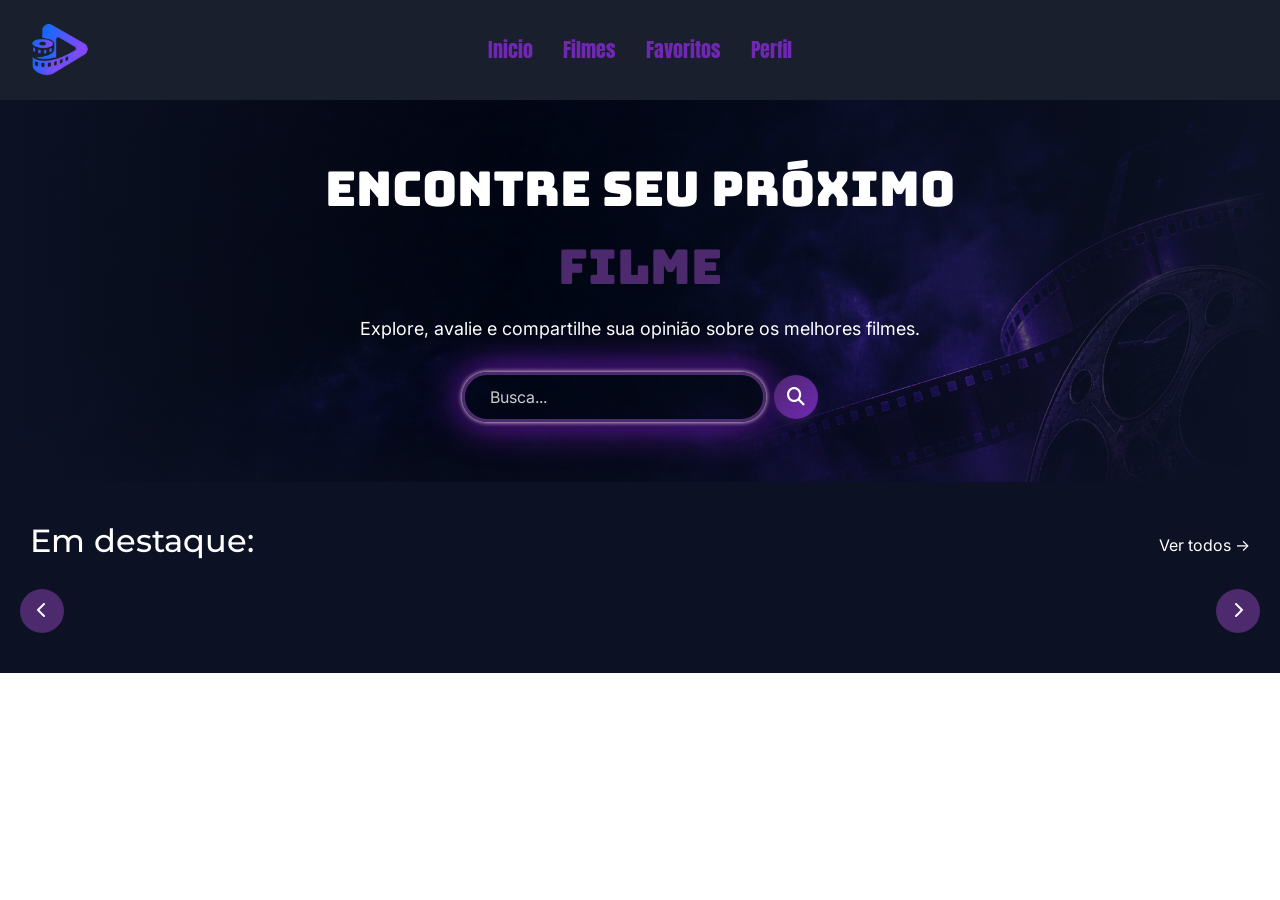
<file: index.html>
<!DOCTYPE html>
<html lang="pt-BR">
<head>
    <meta charset="UTF-8">
    <meta http-equiv="refresh" content="0; url=/pg_1/">
    <title>Movie Watch</title>
</head>
<body>
    <p>Redirecionando para Movie Watch...</p>
</body>
</html>
</file>
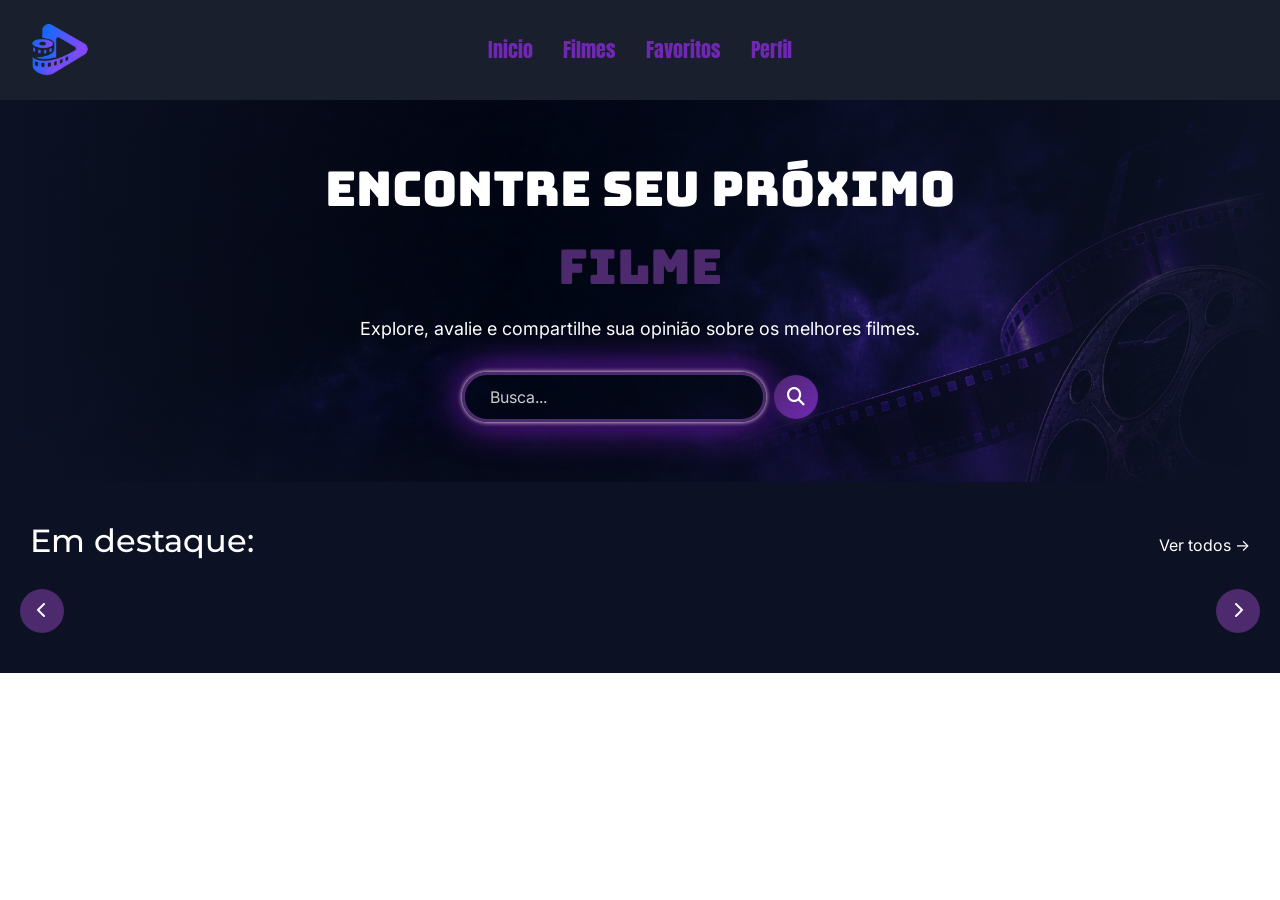
<file: pg_1/index.html>
<!-- ALTERADO: adicionei <!DOCTYPE html> para o navegador interpretar a página corretamente. -->
<!DOCTYPE html>
<html lang="pt-BR">

<head>
    <title>MOVIE WATCH - pg1</title>
    <meta charset="UTF-8">
    <meta name="viewport" content="width=device-width, initial-scale=1.0">
    <link rel="stylesheet" href="index.css">
    <!-- ALTERADO: adicionei https: no começo deste link, que estava só com // -->
    <link rel="stylesheet" href="https://cdnjs.cloudflare.com/ajax/libs/font-awesome/6.5.2/css/all.min.css">
    <link href="https://cdn.jsdelivr.net/npm/bootstrap@5.3.8/dist/css/bootstrap.min.css" rel="stylesheet">
    <!-- ALTERADO: faltava o ">" no fim desta linha. Ela estava "engolindo" o </head>. -->
    <link rel="stylesheet" href="https://cdn.jsdelivr.net/npm/bootstrap-icons@1.11.3/font/bootstrap-icons.min.css">
</head>

<body>
    <div id="cabeçalho">
        <nav>
            <a href="index.html">Inicio</a>
            <a href="../pg_2/pg2.html">Filmes</a>
            <!-- ALTERADO: "Favritos" corrigido para "Favoritos" -->
            <a href="../pg_3/pg3.html">Favoritos</a>
            <a href="../pg_4/pg4.html">Perfil</a>
        </nav>
        <img src="logo.png" alt="logo_topo">
    </div>

    <div id="busca_e_frase">
        <div class="container">
            <h1 id="clara_h1">ENCONTRE SEU PRÓXIMO</h1>
            <h1 id="roxa_h1"> FILME </h1>
            <p id="P">Explore, avalie e compartilhe sua opinião sobre os melhores filmes.</p>
            <form class="campo-busca">
                <input type="text" placeholder="Busca..." class="busca_pg1">
                <button type="submit">
                    <i class="fa-solid fa-magnifying-glass"></i>
                </button>
            </form>
        </div>
    </div>

    <div class="corpo">
        <section id="FILMES_EM_DESTAQUE">
            <div id="destaque">
                <h2> Em destaque:</h2>
                <a id="a_ver_todos" href="../pg_2/pg2.html">Ver todos →</a>

            </div>
        </section>

        <!-- CARROSEL -->
        <div id="CARROSEL">

            <!-- ALTERADO: adicionei type="button" para o botão não tentar enviar formulário -->
            <button id="bntAnterior" type="button">
                <i class="fa-solid fa-chevron-left"></i>
            </button>

            <!-- nessa div é onde o JS insere os filmes -->
            <!-- ALTERADO: tirei o <script> que estava aqui dentro. Ele rodava antes
                 dos botões existirem e causava o erro. -->
            <div id="filme"></div>

            <button id="bntProximo" type="button">
                <i class="fa-solid fa-chevron-right"></i>
            </button>

        </div>

    </div>

    <!-- ALTERADO: o <script> agora fica AQUI, no final do body, depois de todos os
         elementos (botões, div#filme, formulário) já existirem na página. -->
    <script src="pg1.js"></script>
</body>

</html>
</file>
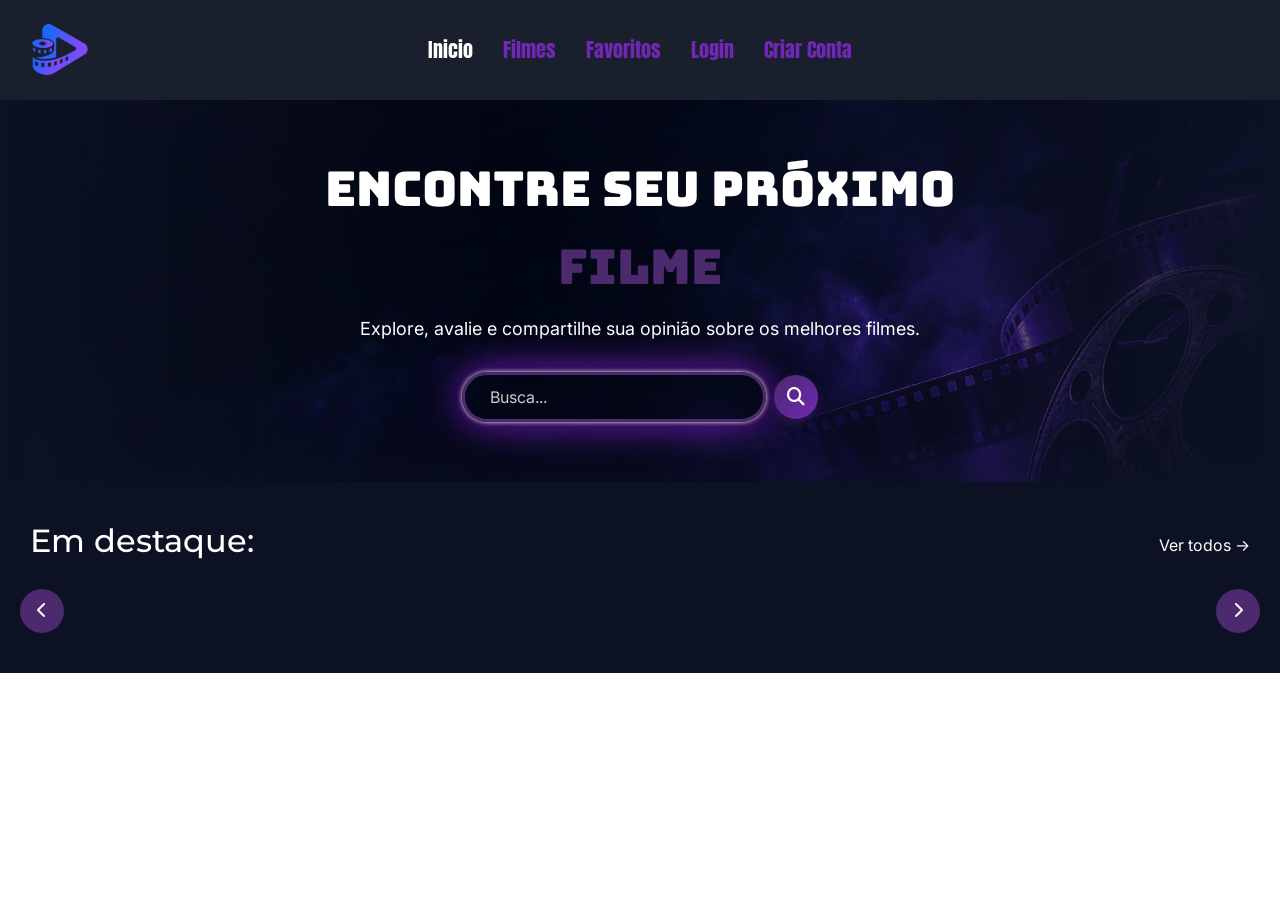
<file: front/pg_1/index.html>
<!-- ALTERADO: adicionei <!DOCTYPE html> para o navegador interpretar a página corretamente. -->
<!DOCTYPE html>
<html lang="pt-BR">

<head>
    <title>MOVIE WATCH - pg1</title>
    <meta charset="UTF-8">
    <meta name="viewport" content="width=device-width, initial-scale=1.0">
    <link rel="stylesheet" href="index.css">
    <link rel="stylesheet" href="https://cdnjs.cloudflare.com/ajax/libs/font-awesome/6.5.2/css/all.min.css">
    <link href="https://cdn.jsdelivr.net/npm/bootstrap@5.3.8/dist/css/bootstrap.min.css" rel="stylesheet">
    <link rel="stylesheet" href="https://cdn.jsdelivr.net/npm/bootstrap-icons@1.11.3/font/bootstrap-icons.min.css">
</head>

<body>
    <div id="cabeçalho">
        <nav>
            <a href="index.html" id="nav_inicio" class="ativo">Inicio</a>
            <a href="../pg_2/pg2.html" id="nav_filmes">Filmes</a>
            <a href="../pg_3/pg3.html" id="nav_favoritos">Favoritos</a>
            <a href="../pg_4/pg4.html" id="nav_perfil">Perfil</a>
            <a href="../pg_6/login.html" id="nav_login">Login</a>
            <a href="../pg_5/cadastro.html" id="nav_cadastro">Criar Conta</a>
            <a href="#" id="nav_sair">Sair</a>
        </nav>
        <img src="logo.png" alt="logo_topo">
    </div>

    <div id="busca_e_frase">
        <div class="container">
            <h1 id="clara_h1">ENCONTRE SEU PRÓXIMO</h1>
            <h1 id="roxa_h1"> FILME </h1>
            <p id="P">Explore, avalie e compartilhe sua opinião sobre os melhores filmes.</p>
            <form class="campo-busca">
                <input type="text" placeholder="Busca..." class="busca_pg1">
                <button type="submit">
                    <i class="fa-solid fa-magnifying-glass"></i>
                </button>
            </form>
        </div>
    </div>

    <div class="corpo">
        <section id="FILMES_EM_DESTAQUE">
            <div id="destaque">
                <h2> Em destaque:</h2>
                <a id="a_ver_todos" href="../pg_2/pg2.html">Ver todos →</a>

            </div>
        </section>

        <!-- CARROSEL -->
        <div id="CARROSEL">

            <!-- ALTERADO: adicionei type="button" para o botão não tentar enviar formulário -->
            <button id="bntAnterior" type="button">
                <i class="fa-solid fa-chevron-left"></i>
            </button>

            <!-- nessa div é onde o JS insere os filmes -->
            <!-- ALTERADO: tirei o <script> que estava aqui dentro. Ele rodava antes
                 dos botões existirem e causava o erro. -->
            <div id="filme"></div>

            <button id="bntProximo" type="button">
                <i class="fa-solid fa-chevron-right"></i>
            </button>

        </div>

    </div>

    <!-- ALTERADO: o <script> agora fica AQUI, no final do body, depois de todos os
         elementos (botões, div#filme, formulário) já existirem na página. -->
    <script src="../_shared/auth.js"></script>
    <script>
        atualizarMenu();
    </script>
    <script src="pg1.js"></script>
</body>

</html>
</file>
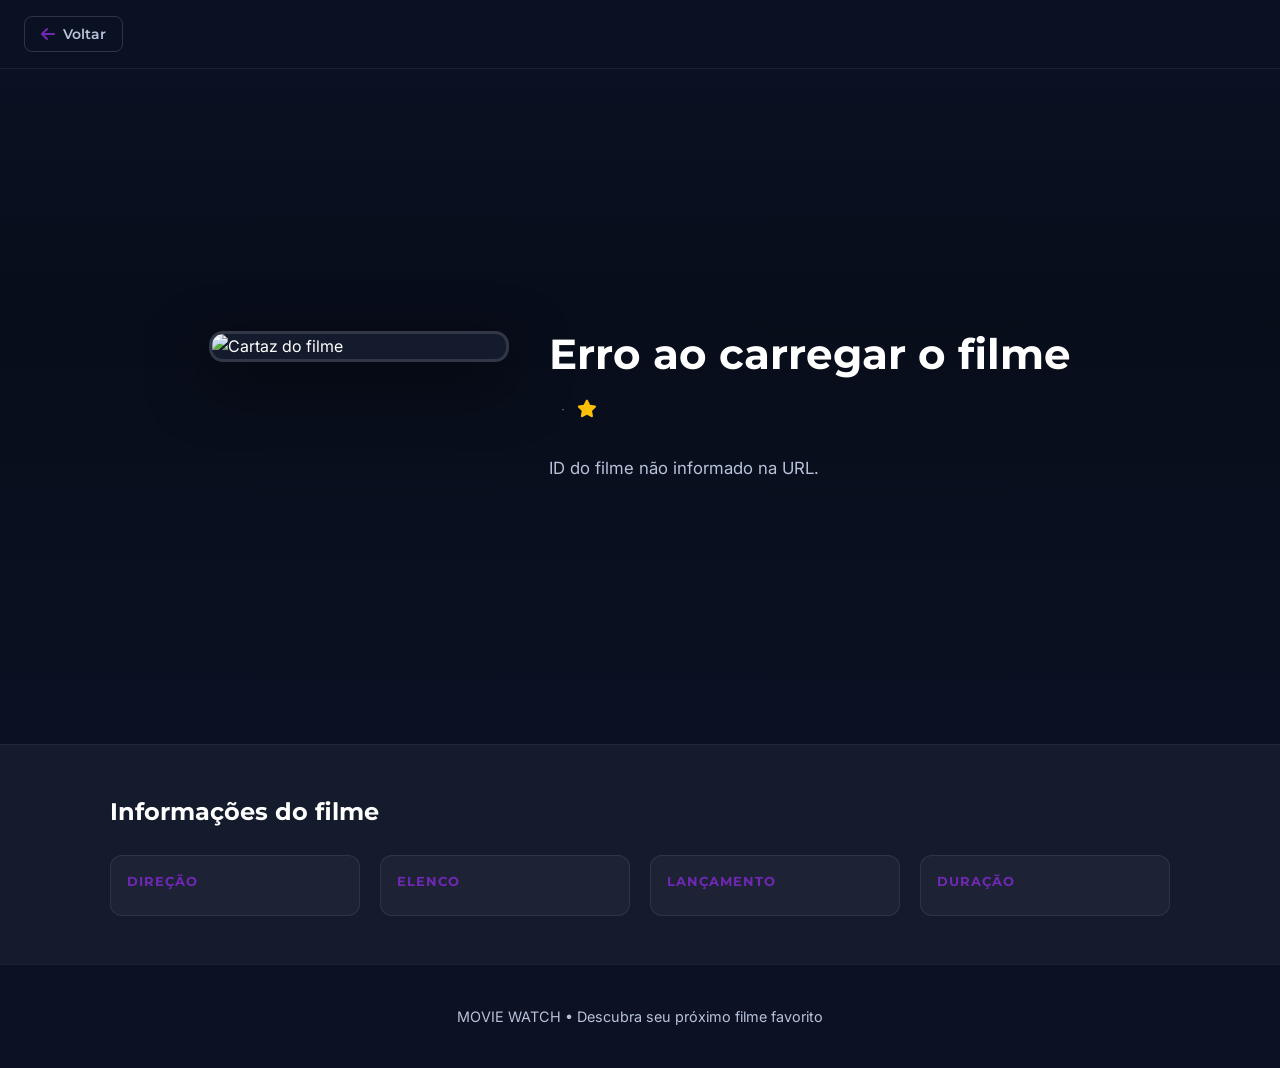
<file: descrição_filme/descrição.html>
<!DOCTYPE html>
<html lang="pt-BR">

<head>
    <title>MOVIE WATCH - Descrição</title>
    <meta charset="UTF-8">
    <meta name="viewport" content="width=device-width, initial-scale=1.0">
    <link rel="stylesheet" href="descricao.css">
    <link rel="stylesheet" href="https://cdnjs.cloudflare.com/ajax/libs/font-awesome/6.5.2/css/all.min.css">
</head>

<body>
    <header class="cabecalho">
        <button class="btn-voltar" onclick="window.history.back()">
            <i class="fa-solid fa-arrow-left"></i> Voltar
        </button>
    </header>

    <section class="banner" id="banner">
        <div class="overlay"></div>
        <div class="banner-conteudo">
            <div class="banner-esquerda">
                <img id="poster_filme" class="poster-banner" alt="Cartaz do filme">
            </div>
            <div class="banner-direita">
                <h1 id="nome_filme" class="titulo-filme"></h1>
                <div class="linha-info">
                    <span id="ano_filme" class="ano-filme"></span>
                    <span class="separador">·</span>
                    <span class="nota-filme" id="nota_filme">
                        <i class="fa-solid fa-star"></i>
                        <span class="valor-nota"></span>
                    </span>
                </div>
                <div id="generos_filme" class="generos-container"></div>
                <p id="sinopse_filme" class="sinopse"></p>
            </div>
        </div>
    </section>

    <section class="info-adicional" id="info_adicional">
        <div class="container">
            <h2>Informações do filme</h2>
            <div class="info-grid">
                <div class="info-item">
                    <span class="label">Direção</span>
                    <span class="valor" id="diretor_filme"></span>
                </div>
                <div class="info-item">
                    <span class="label">Elenco</span>
                    <span class="valor" id="elenco_filme"></span>
                </div>
                <div class="info-item">
                    <span class="label">Lançamento</span>
                    <span class="valor" id="released_filme"></span>
                </div>
                <div class="info-item">
                    <span class="label">Duração</span>
                    <span class="valor" id="runtime_filme"></span>
                </div>
            </div>
        </div>
    </section>

    <footer class="rodape">
        MOVIE WATCH &bull; Descubra seu próximo filme favorito
    </footer>

    <script src="descricao.js"></script>
</body>

</html>
</file>
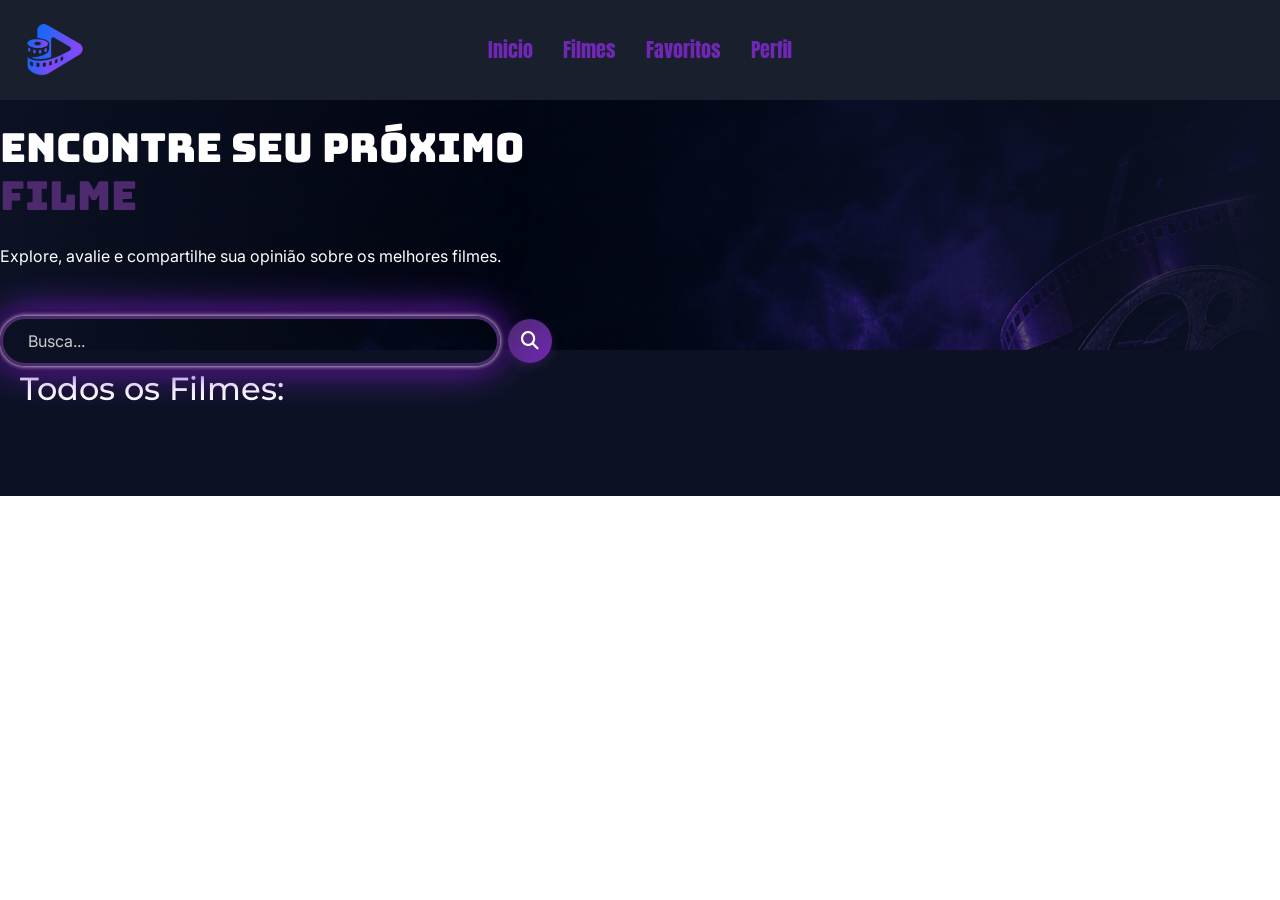
<file: pg_2/pg2.html>
<!DOCTYPE html>
<html lang="pt-BR">

<head>
    <title>MOVIE WATCH - Ver Todos</title>
    <meta charset="UTF-8">
    <meta name="viewport" content="width=device-width, initial-scale=1.0">
    <link rel="stylesheet" href="pg2.css">
    <link rel="stylesheet" href="https://cdnjs.cloudflare.com/ajax/libs/font-awesome/6.5.2/css/all.min.css">
    <link href="https://cdn.jsdelivr.net/npm/bootstrap@5.3.8/dist/css/bootstrap.min.css" rel="stylesheet">
    <link rel="stylesheet" href="https://cdn.jsdelivr.net/npm/bootstrap-icons@1.11.3/font/bootstrap-icons.min.css">
</head>

<body>
    <div id="cabeçalho">
        <nav>
            <a href="../pg_1/index.html">Inicio</a>
            <a href="pg2.html">Filmes</a>
            <a href="../pg_3/pg3.html">Favoritos</a>
            <a href="../pg_4/pg4.html">Perfil</a>
        </nav>
        <img src="../pg_1/logo.png" alt="logo_topo">
    </div>

    <div id="busca_e_frase">
        <br>
        <h1 id="clara_h1">ENCONTRE SEU PRÓXIMO</h1>
        <h1 id="roxa_h1"> FILME </h1>
        <br>
        <p id="P">Explore, avalie e compartilhe sua opinião sobre os melhores filmes.</p>
        <br>
        <br>

        <form class="campo-busca">
            <input type="text" placeholder="Busca..." class="busca_pg1">
            <button type="submit">
                <i class="fa-solid fa-magnifying-glass"></i>
            </button>
        </form>
    </div>

    <div class="corpo">
        <section id="FILMES_EM_DESTAQUE">
            <div id="destaque">
                <h2>Todos os Filmes:</h2>
            </div>
        </section>

        <div id="TODOS_OS_FILMES">
            <div id="todos_filmes"></div>
        </div>

    </div>

    <script>
        let filmes = [];

        const areaFilmes = document.getElementById("todos_filmes");

        function mostrarTodosFilmes() {
            areaFilmes.innerHTML = "";

            filmes.forEach(filme => {
                areaFilmes.innerHTML += `
                    <div>
                        <a href="../descrição_filme/descrição.html?id=${filme.imdb_id}"> 
                            <h2>${filme.name}</h2>
                            <img src="${filme.poster}" alt="${filme.name}">
                        </a>
                    </div>
                `;
            });
        }

        fetch("https://cinemeta-catalogs.strem.io/top/catalog/movie/top.json")
            .then(resposta => resposta.json())
            .then(dados => {
                filmes = dados.metas;
                mostrarTodosFilmes();
                console.log(filmes);
            })
            .catch(erro => console.error("Erro ao carregar filmes:", erro));

        const formulario = document.querySelector(".campo-busca");

        formulario.addEventListener("submit", function (evento) {
            evento.preventDefault();

            const pesquisa = formulario.querySelector("input").value.trim();

            if (pesquisa === "") {
                fetch("https://cinemeta-catalogs.strem.io/top/catalog/movie/top.json")
                    .then(resposta => resposta.json())
                    .then(dados => {
                        filmes = dados.metas;
                        mostrarTodosFilmes();
                    })
                    .catch(erro => console.error("Erro ao recarregar filmes:", erro));
                return;
            }

            fetch(`https://v3-cinemeta.strem.io/catalog/movie/top/search=${encodeURIComponent(pesquisa)}.json`)
                .then(resposta => resposta.json())
                .then(dados => {
                    filmes = dados.metas;
                    mostrarTodosFilmes();
                })
                .catch(erro => console.error("Erro na pesquisa:", erro));
        });
    </script>
</body>

</html>
</file>
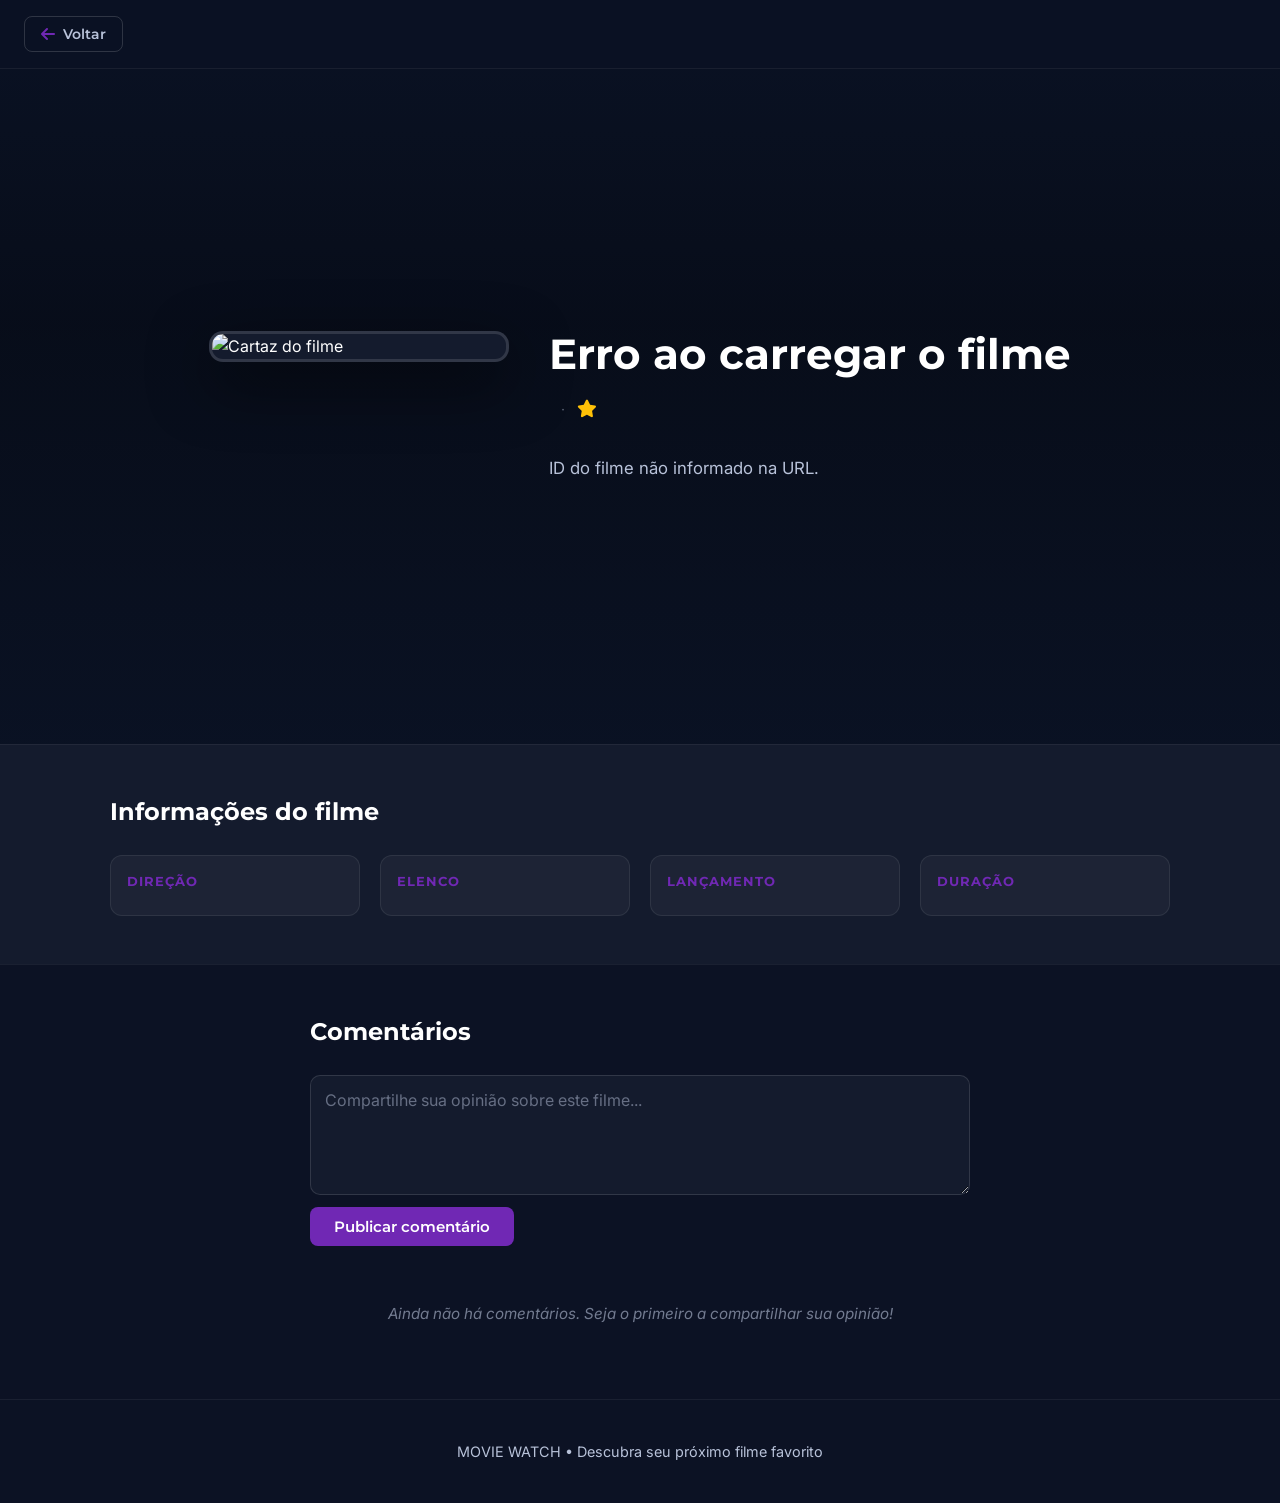
<file: front/descrição_filme/descrição.html>
<!DOCTYPE html>
<html lang="pt-BR">

<head>
    <title>MOVIE WATCH - Descrição</title>
    <meta charset="UTF-8">
    <meta name="viewport" content="width=device-width, initial-scale=1.0">
    <link rel="stylesheet" href="descricao.css">
    <link rel="stylesheet" href="https://cdnjs.cloudflare.com/ajax/libs/font-awesome/6.5.2/css/all.min.css">
</head>

<body>
    <header class="cabecalho">
        <button class="btn-voltar" onclick="window.history.back()">
            <i class="fa-solid fa-arrow-left"></i> Voltar
        </button>
    </header>

    <section class="banner" id="banner">
        <div class="overlay"></div>
        <div class="banner-conteudo">
            <div class="banner-esquerda">
                <img id="poster_filme" class="poster-banner" alt="Cartaz do filme">
            </div>
            <div class="banner-direita">
                <h1 id="nome_filme" class="titulo-filme"></h1>
                <div class="linha-info">
                    <span id="ano_filme" class="ano-filme"></span>
                    <span class="separador">·</span>
                    <span class="nota-filme" id="nota_filme">
                        <i class="fa-solid fa-star"></i>
                        <span class="valor-nota"></span>
                    </span>
                </div>
                <div id="generos_filme" class="generos-container"></div>
                <p id="sinopse_filme" class="sinopse"></p>
            </div>
        </div>
    </section>

    <section class="info-adicional" id="info_adicional">
        <div class="container">
            <h2>Informações do filme</h2>
            <div class="info-grid">
                <div class="info-item">
                    <span class="label">Direção</span>
                    <span class="valor" id="diretor_filme"></span>
                </div>
                <div class="info-item">
                    <span class="label">Elenco</span>
                    <div id="elenco_avatares" class="elenco-avatars"></div>
                </div>
                <div class="info-item">
                    <span class="label">Lançamento</span>
                    <span class="valor" id="released_filme"></span>
                </div>
                <div class="info-item">
                    <span class="label">Duração</span>
                    <span class="valor" id="runtime_filme"></span>
                </div>
            </div>
        </div>
    </section>

    <section class="comentarios" id="comentarios">
        <div class="container">
            <h2>Comentários</h2>
            <div class="comentarios-escrita">
                <textarea id="comentario_texto" placeholder="Compartilhe sua opinião sobre este filme..."></textarea>
                <button class="btn-publicar" id="btn_publicar">Publicar comentário</button>
            </div>
            <div class="comentarios-lista" id="comentarios_lista">
                <p class="comentarios-vazio">Ainda não há comentários. Seja o primeiro a compartilhar sua opinião!</p>
            </div>
        </div>
    </section>

    <footer class="rodape">
        MOVIE WATCH &bull; Descubra seu próximo filme favorito
    </footer>

    <script src="descricao.js"></script>
</body>

</html>
</file>
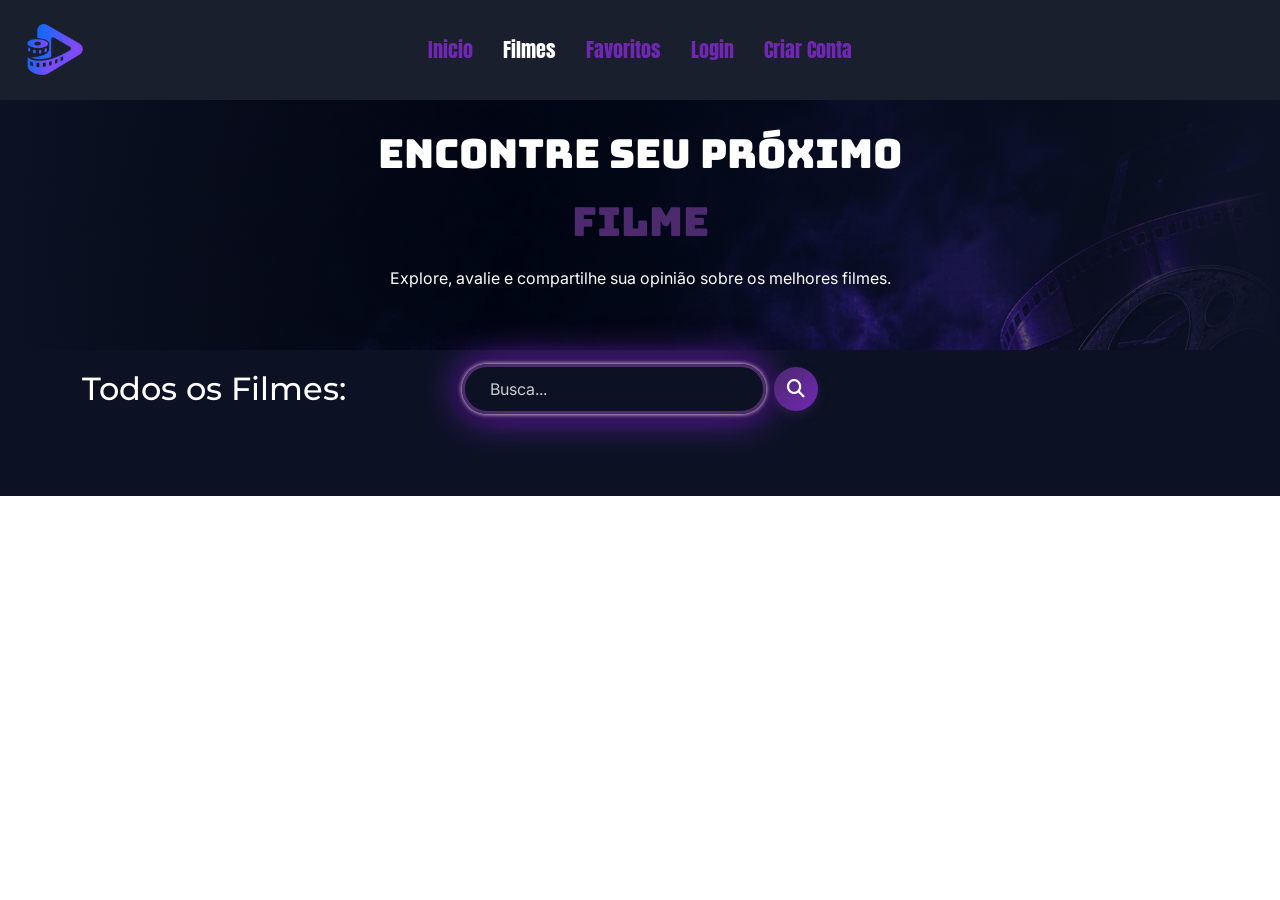
<file: front/pg_2/pg2.html>
<!DOCTYPE html>
<html lang="pt-BR">

<head>
    <title>MOVIE WATCH - Ver Todos</title>
    <meta charset="UTF-8">
    <meta name="viewport" content="width=device-width, initial-scale=1.0">
    <link rel="stylesheet" href="pg2.css">
    <link rel="stylesheet" href="https://cdnjs.cloudflare.com/ajax/libs/font-awesome/6.5.2/css/all.min.css">
    <link href="https://cdn.jsdelivr.net/npm/bootstrap@5.3.8/dist/css/bootstrap.min.css" rel="stylesheet">
    <link rel="stylesheet" href="https://cdn.jsdelivr.net/npm/bootstrap-icons@1.11.3/font/bootstrap-icons.min.css">
</head>

<body>
    <div id="cabeçalho">
        <nav>
            <a href="../pg_1/index.html" id="nav_inicio">Inicio</a>
            <a href="pg2.html" id="nav_filmes" class="ativo">Filmes</a>
            <a href="../pg_3/pg3.html" id="nav_favoritos">Favoritos</a>
            <a href="../pg_4/pg4.html" id="nav_perfil">Perfil</a>
            <a href="../pg_6/login.html" id="nav_login">Login</a>
            <a href="../pg_5/cadastro.html" id="nav_cadastro">Criar Conta</a>
            <a href="#" id="nav_sair">Sair</a>
        </nav>
        <img src="../pg_1/logo.png" alt="logo_topo">
    </div>

    <div id="busca_e_frase">
        <div class="container">
            <h1 id="clara_h1">ENCONTRE SEU PRÓXIMO</h1>
            <h1 id="roxa_h1"> FILME </h1>
            <p id="P">Explore, avalie e compartilhe sua opinião sobre os melhores filmes.</p>
            <br>
            <form class="campo-busca">
                <input type="text" placeholder="Busca..." class="busca_pg1">
                <button type="submit">
                    <i class="fa-solid fa-magnifying-glass"></i>
                </button>
            </form>
        </div>
    </div>

    <div class="corpo">
        <section id="FILMES_EM_DESTAQUE">
            <div id="destaque">
                <div class="container">
                    <h2>Todos os Filmes:</h2>
                </div>
            </div>
        </section>

        <div id="TODOS_OS_FILMES">
            <div id="todos_filmes"></div>
        </div>

        <div id="sem_resultados" class="sem-resultados" style="display: none;">
            <p>Nenhum filme encontrado.</p>
        </div>
    </div>

    <script src="../_shared/auth.js"></script>
    <script>
        atualizarMenu();
    </script>
    <script>
        let filmes = [];

        const areaFilmes = document.getElementById("todos_filmes");
        const semResultados = document.getElementById("sem_resultados");

        function renderizar(filmesParaMostrar) {
            areaFilmes.innerHTML = "";

            if (!filmesParaMostrar || filmesParaMostrar.length === 0) {
                semResultados.style.display = "block";
                return;
            }

            semResultados.style.display = "none";

            filmesParaMostrar.forEach(filme => {
                areaFilmes.innerHTML += `
                    <div>
                        <a href="../descrição_filme/descrição.html?id=${filme.imdb_id}"> 
                            <h2>${filme.name}</h2>
                            <img src="${filme.poster}" alt="${filme.name}">
                        </a>
                    </div>
                `;
            });
        }

        fetch("https://cinemeta-catalogs.strem.io/top/catalog/movie/top.json")
            .then(resposta => resposta.json())
            .then(dados => {
                filmes = dados.metas;
                renderizar(filmes);
                console.log(filmes);
            })
            .catch(erro => console.error("Erro ao carregar filmes:", erro));

        const formulario = document.querySelector(".campo-busca");

        formulario.addEventListener("submit", function (evento) {
            evento.preventDefault();

            const pesquisa = formulario.querySelector("input").value.trim();

            if (pesquisa === "") {
                fetch("https://cinemeta-catalogs.strem.io/top/catalog/movie/top.json")
                    .then(resposta => resposta.json())
                    .then(dados => {
                        filmes = dados.metas;
                        renderizar(filmes);
                    })
                    .catch(erro => console.error("Erro ao recarregar filmes:", erro));
                return;
            }

            fetch(`https://v3-cinemeta.strem.io/catalog/movie/top/search=${encodeURIComponent(pesquisa)}.json`)
                .then(resposta => resposta.json())
                .then(dados => {
                    renderizar(dados.metas);
                })
                .catch(erro => console.error("Erro na pesquisa:", erro));
        });
    </script>
</body>

</html>
</file>
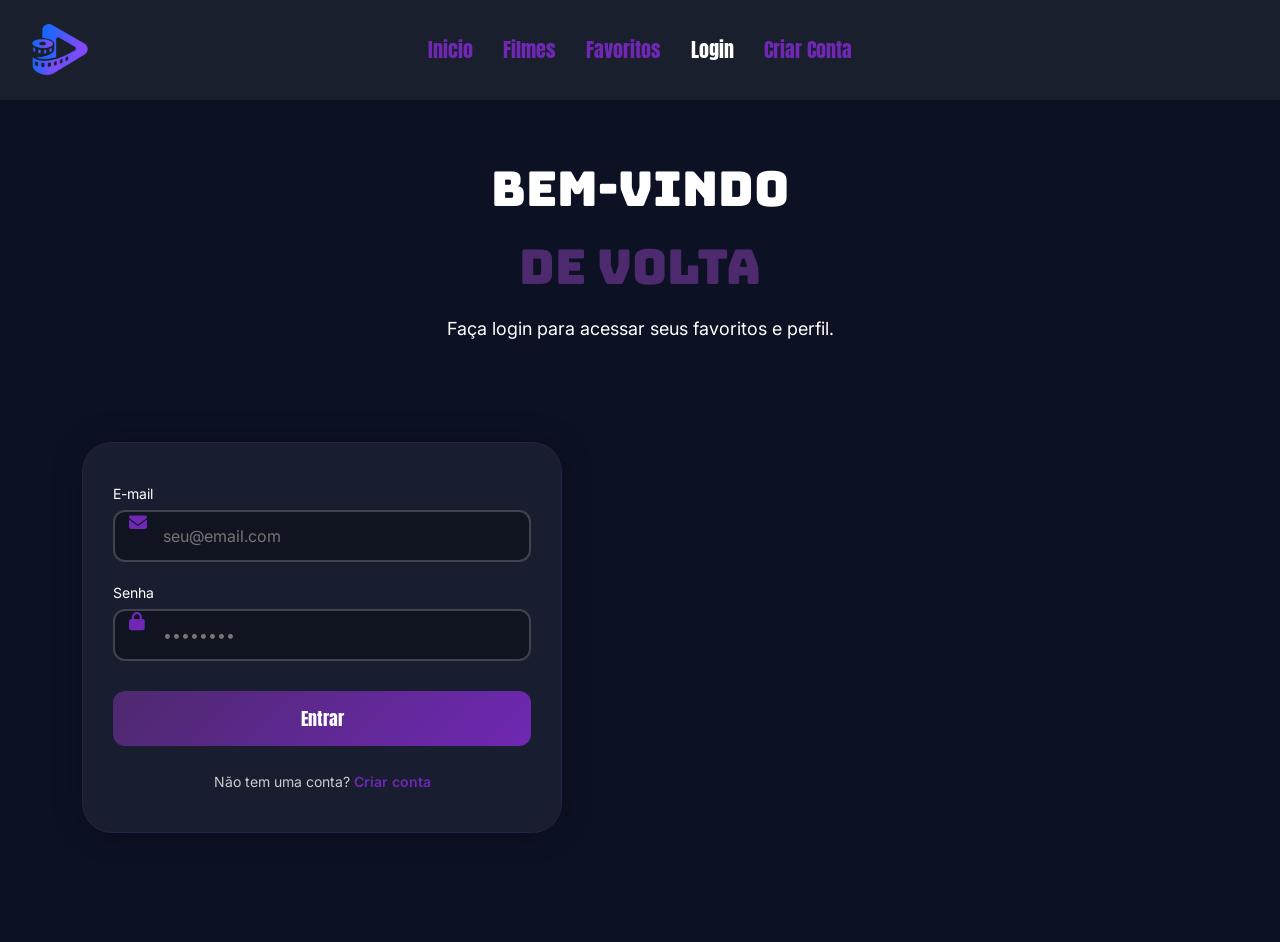
<file: front/pg_3/pg3.html>
<!DOCTYPE html>
<html lang="pt-BR">

<head>
    <title>MOVIE WATCH - Favoritos</title>
    <meta charset="UTF-8">
    <meta name="viewport" content="width=device-width, initial-scale=1.0">
    <link rel="stylesheet" href="pg3.css">
    <link rel="stylesheet" href="https://cdnjs.cloudflare.com/ajax/libs/font-awesome/6.5.2/css/all.min.css">
    <link href="https://cdn.jsdelivr.net/npm/bootstrap@5.3.8/dist/css/bootstrap.min.css" rel="stylesheet">
    <link rel="stylesheet" href="https://cdn.jsdelivr.net/npm/bootstrap-icons@1.11.3/font/bootstrap-icons.min.css">
</head>

<body>
    <div id="cabeçalho">
        <nav>
            <a href="../pg_1/index.html" id="nav_inicio">Inicio</a>
            <a href="../pg_2/pg2.html" id="nav_filmes">Filmes</a>
            <a href="pg3.html" id="nav_favoritos" class="ativo">Favoritos</a>
            <a href="../pg_4/pg4.html" id="nav_perfil">Perfil</a>
            <a href="../pg_6/login.html" id="nav_login">Login</a>
            <a href="../pg_5/cadastro.html" id="nav_cadastro">Criar Conta</a>
            <a href="#" id="nav_sair">Sair</a>
        </nav>
        <img src="../pg_1/logo.png" alt="logo_topo">
    </div>

    <div id="busca_e_frase">
        <div class="container">
            <h1 id="clara_h1">MEUS</h1>
            <h1 id="roxa_h1"> FAVORITOS </h1>
            <p id="P">Seus filmes favoritados ficam aqui.</p>
        </div>
    </div>

    <div class="corpo">
        <div class="container">
            <div id="favoritos_vazio" class="vazio">
                <p>Você ainda não tem filmes favoritados.</p>
                <a href="../pg_2/pg2.html"><i class="fa-solid fa-film"></i> Explorar filmes</a>
            </div>

            <div id="lista_favoritos" class="filmes-grid">
                <!-- Os filmes favoritos serão inseridos aqui pelo JavaScript -->
            </div>
        </div>
    </div>

    <script src="../_shared/auth.js"></script>
    <script>
        atualizarMenu();
    </script>
    <script src="pg3.js"></script>
</body>

</html>
</file>
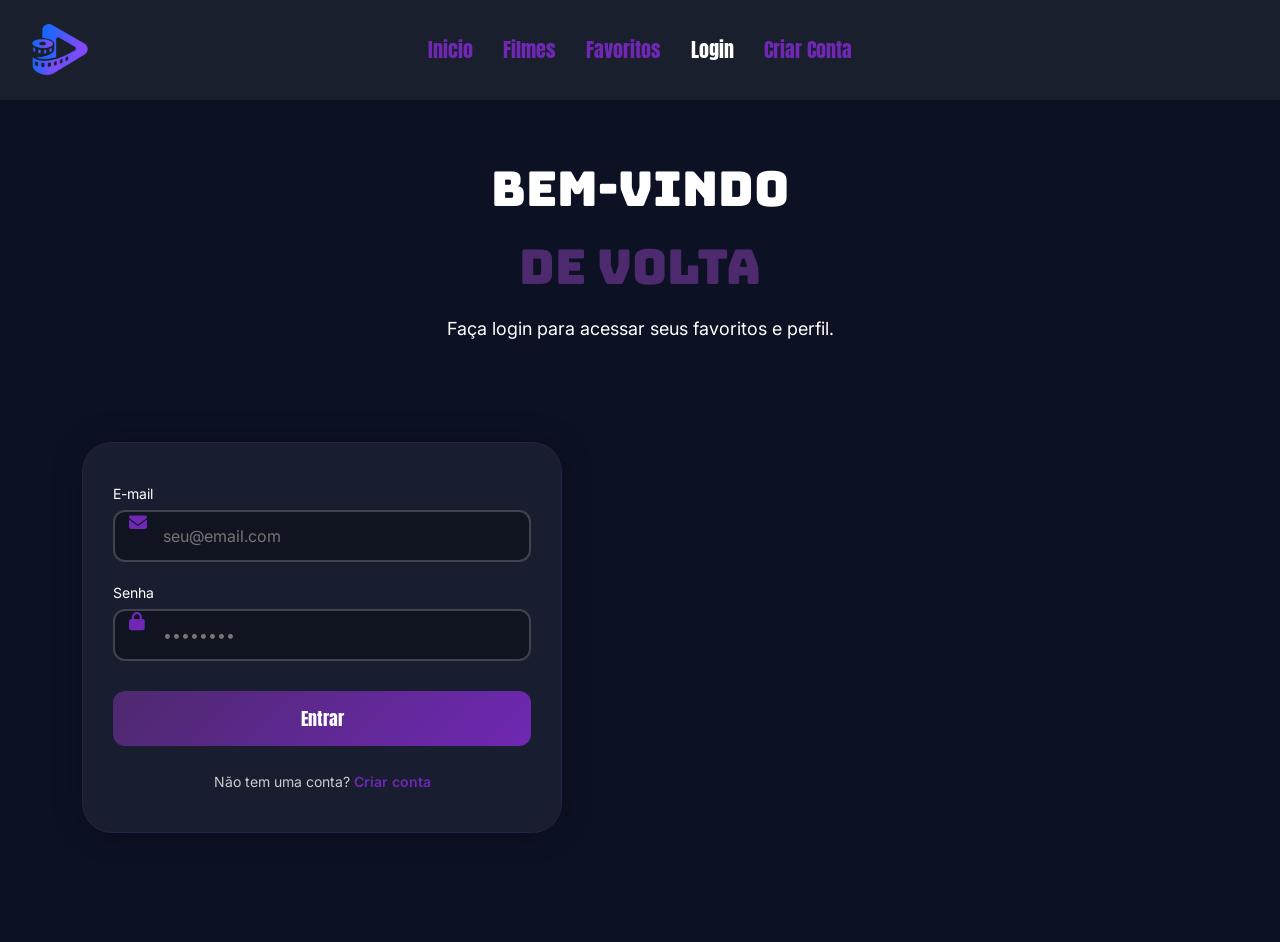
<file: front/pg_4/pg4.html>
<!DOCTYPE html>
<html lang="pt-BR">

<head>
    <title>MOVIE WATCH - Perfil</title>
    <meta charset="UTF-8">
    <meta name="viewport" content="width=device-width, initial-scale=1.0">
    <link rel="stylesheet" href="pg4.css">
    <link rel="stylesheet" href="https://cdnjs.cloudflare.com/ajax/libs/font-awesome/6.5.2/css/all.min.css">
    <link href="https://cdn.jsdelivr.net/npm/bootstrap@5.3.8/dist/css/bootstrap.min.css" rel="stylesheet">
    <link rel="stylesheet" href="https://cdn.jsdelivr.net/npm/bootstrap-icons@1.11.3/font/bootstrap-icons.min.css">
</head>

<body>
    <div id="cabeçalho">
        <nav>
            <a href="../pg_1/index.html" id="nav_inicio">Inicio</a>
            <a href="../pg_2/pg2.html" id="nav_filmes">Filmes</a>
            <a href="../pg_3/pg3.html" id="nav_favoritos">Favoritos</a>
            <a href="pg4.html" id="nav_perfil" class="ativo">Perfil</a>
            <a href="../pg_6/login.html" id="nav_login">Login</a>
            <a href="../pg_5/cadastro.html" id="nav_cadastro">Criar Conta</a>
            <a href="#" id="nav_sair">Sair</a>
        </nav>
        <img src="../pg_1/logo.png" alt="logo_topo">
    </div>

    <div id="busca_e_frase">
        <div class="container">
            <h1 id="clara_h1">SEU</h1>
            <h1 id="roxa_h1"> PERFIL </h1>
            <p id="P">Gerencie suas informações de conta.</p>
        </div>
    </div>

    <div class="corpo">
        <div class="container">
            <div id="perfil_carregando" class="carregando">
                <p>Carregando perfil...</p>
            </div>

            <div id="perfil_conteudo" class="perfil-card" style="display: none;">
                <div class="perfil-avatar">
                    <i class="fa-solid fa-user"></i>
                </div>

                <h2 id="perfil_nome" class="perfil-nome"></h2>
                <p id="perfil_email" class="perfil-email"></p>
                <p id="perfil_username" class="perfil-username"></p>
                <p id="perfil_criado" class="perfil-criado"></p>

                <div class="perfil-edicao" id="perfil_edicao" style="display: none; margin-top: 25px;">
                    <div class="campo-edicao">
                        <label for="edit_nome">Nome</label>
                        <input type="text" id="edit_nome" name="nome" placeholder="Seu nome">
                    </div>
                    <div class="campo-edicao">
                        <label for="edit_email">E-mail</label>
                        <input type="email" id="edit_email" name="email" placeholder="seu@email.com">
                    </div>
                    <div class="campo-edicao">
                        <label for="edit_username">Nome de usuário (username)</label>
                        <input type="text" id="edit_username" name="username" placeholder="seu_usuario">
                    </div>
                    <div class="campo-edicao campo-foto">
                        <label for="edit_foto">Foto de perfil</label>
                        <input type="file" id="edit_foto" name="foto" accept="image/*">
                        <small class="dica-foto">Funcionalidade de upload em breve.</small>
                    </div>
                    <div class="acoes-edicao">
                        <button id="btn_salvar_edicao" class="btn-salvar-edicao">Salvar alterações</button>
                        <button id="btn_cancelar_edicao" class="btn-cancelar-edicao">Cancelar</button>
                    </div>
                </div>

                <div class="perfil-acoes">
                    <a href="../pg_3/pg3.html" class="btn-perfil">
                        <i class="fa-solid fa-heart"></i> Meus Favoritos
                    </a>
                    <button id="btn_editar_perfil" class="btn-perfil btn-editar">
                        <i class="fa-solid fa-pen"></i> Editar Perfil
                    </button>
                    <button id="btn_sair" class="btn-perfil btn-sair">
                        <i class="fa-solid fa-sign-out-alt"></i> Sair da Conta
                    </button>
                </div>
            </div>

            <div id="perfil_erro" class="erro" style="display: none;">
                <p>Não foi possível carregar seu perfil.</p>
                <button onclick="tentarNovamente()" class="btn-retry">Tentar Novamente</button>
                <p class="erro-hint">Se não estiver logado, será redirecionado para o login.</p>
            </div>
        </div>
    </div>

    <script src="../_shared/auth.js"></script>
    <script>
        atualizarMenu();
    </script>
    <script src="pg4.js"></script>
</body>

</html>
</file>
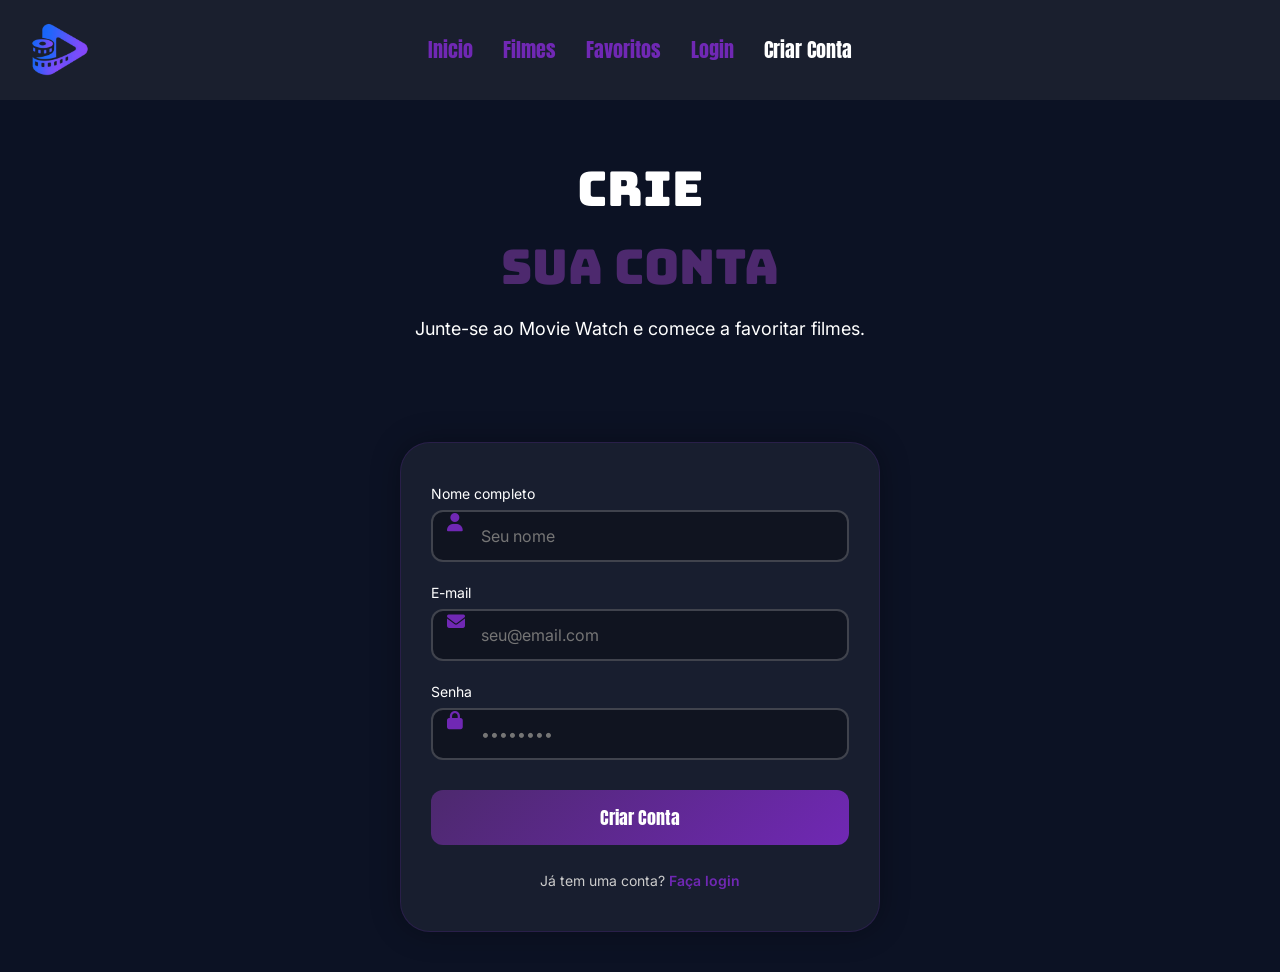
<file: front/pg_5/cadastro.html>
<!DOCTYPE html>
<html lang="pt-BR">

<head>
    <title>MOVIE WATCH - Criar Conta</title>
    <meta charset="UTF-8">
    <meta name="viewport" content="width=device-width, initial-scale=1.0">
    <link rel="stylesheet" href="cadastro.css">
    <link rel="stylesheet" href="https://cdnjs.cloudflare.com/ajax/libs/font-awesome/6.5.2/css/all.min.css">
    <link href="https://cdn.jsdelivr.net/npm/bootstrap@5.3.8/dist/css/bootstrap.min.css" rel="stylesheet">
    <link rel="stylesheet" href="https://cdn.jsdelivr.net/npm/bootstrap-icons@1.11.3/font/bootstrap-icons.min.css">
</head>

<body>
    <div id="cabeçalho">
        <nav>
            <a href="../pg_1/index.html" id="nav_inicio">Inicio</a>
            <a href="../pg_2/pg2.html" id="nav_filmes">Filmes</a>
            <a href="../pg_3/pg3.html" id="nav_favoritos">Favoritos</a>
            <a href="../pg_4/pg4.html" id="nav_perfil">Perfil</a>
            <a href="../pg_6/login.html" id="nav_login">Login</a>
            <a href="cadastro.html" id="nav_cadastro" class="ativo">Criar Conta</a>
            <a href="#" id="nav_sair">Sair</a>
        </nav>
        <img src="../pg_1/logo.png" alt="logo_topo">
    </div>

    <div id="busca_e_frase">
        <div class="container">
            <h1 id="clara_h1">CRIE</h1>
            <h1 id="roxa_h1"> SUA CONTA </h1>
            <p id="P">Junte-se ao Movie Watch e comece a favoritar filmes.</p>
        </div>
    </div>

    <div class="corpo">
        <div class="container">
            <div class="card-cadastro">
                <form id="form_cadastro">
                    <div class="campo">
                        <label for="nome">Nome completo</label>
                        <input type="text" id="nome" name="name" placeholder="Seu nome" required minlength="2" maxlength="100">
                        <i class="fa-solid fa-user"></i>
                    </div>

                    <div class="campo">
                        <label for="email">E-mail</label>
                        <input type="email" id="email" name="email" placeholder="seu@email.com" required maxlength="150">
                        <i class="fa-solid fa-envelope"></i>
                    </div>

                    <div class="campo">
                        <label for="senha">Senha</label>
                        <input type="password" id="senha" name="password" placeholder="••••••••" required minlength="8" maxlength="72">
                        <i class="fa-solid fa-lock"></i>
                    </div>

                    <button type="submit" class="btn-cadastrar">Criar Conta</button>
                </form>

                <div class="link-login">
                    Já tem uma conta? <a href="../pg_6/login.html">Faça login</a>
                </div>

                <div id="msg_sucesso" class="msg sucesso" style="display: none;">
                    <i class="fa-solid fa-check-circle"></i> Conta criada com sucesso! <a href="../pg_6/login.html">Faça login</a>
                </div>

                <div id="msg_erro" class="msg erro" style="display: none;"></div>
            </div>
        </div>
    </div>

    <script src="../_shared/auth.js"></script>
    <script>
        atualizarMenu();
    </script>
    <script src="cadastro.js"></script>
</body>

</html>
</file>
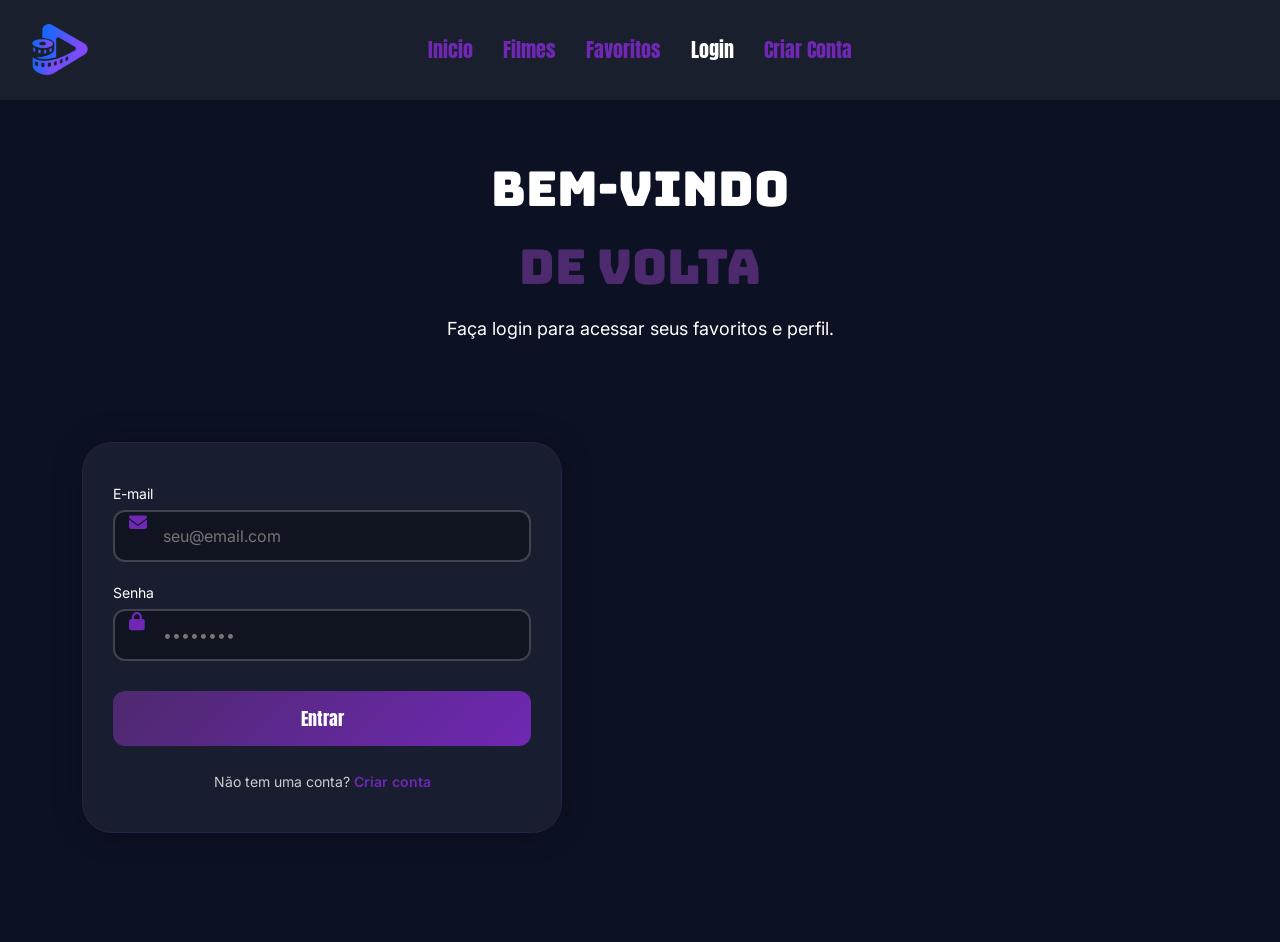
<file: front/pg_6/login.html>
<!DOCTYPE html>
<html lang="pt-BR">

<head>
    <title>MOVIE WATCH - Login</title>
    <meta charset="UTF-8">
    <meta name="viewport" content="width=device-width, initial-scale=1.0">
    <link rel="stylesheet" href="login.css">
    <link rel="stylesheet" href="https://cdnjs.cloudflare.com/ajax/libs/font-awesome/6.5.2/css/all.min.css">
    <link href="https://cdn.jsdelivr.net/npm/bootstrap@5.3.8/dist/css/bootstrap.min.css" rel="stylesheet">
    <link rel="stylesheet" href="https://cdn.jsdelivr.net/npm/bootstrap-icons@1.11.3/font/bootstrap-icons.min.css">
</head>

<body>
    <div id="cabeçalho">
        <nav>
            <a href="../pg_1/index.html" id="nav_inicio">Inicio</a>
            <a href="../pg_2/pg2.html" id="nav_filmes">Filmes</a>
            <a href="../pg_3/pg3.html" id="nav_favoritos">Favoritos</a>
            <a href="../pg_4/pg4.html" id="nav_perfil">Perfil</a>
            <a href="login.html" id="nav_login" class="ativo">Login</a>
            <a href="../pg_5/cadastro.html" id="nav_cadastro">Criar Conta</a>
            <a href="#" id="nav_sair">Sair</a>
        </nav>
        <img src="../pg_1/logo.png" alt="logo_topo">
    </div>

    <div id="busca_e_frase">
        <div class="container">
            <h1 id="clara_h1">BEM-VINDO</h1>
            <h1 id="roxa_h1"> DE VOLTA </h1>
            <p id="P">Faça login para acessar seus favoritos e perfil.</p>
        </div>
    </div>

    <div class="corpo">
        <div class="container">
            <div class="card-login">
                <form id="form_login">
                    <div class="campo">
                        <label for="email">E-mail</label>
                        <input type="email" id="email" name="email" placeholder="seu@email.com" required>
                        <i class="fa-solid fa-envelope"></i>
                    </div>

                    <div class="campo">
                        <label for="senha">Senha</label>
                        <input type="password" id="senha" name="password" placeholder="••••••••" required>
                        <i class="fa-solid fa-lock"></i>
                    </div>

                    <button type="submit" class="btn-login">Entrar</button>
                </form>

                <div class="link-cadastro">
                    Não tem uma conta? <a href="../pg_5/cadastro.html">Criar conta</a>
                </div>

                <div id="msg_erro" class="msg erro" style="display: none;"></div>
            </div>
        </div>
    </div>

    <script src="../_shared/auth.js"></script>
    <script>
        atualizarMenu();
    </script>
    <script src="login.js"></script>
</body>

</html>
</file>
<file: pg_1/index.css>
/* Importa a fonte Anton do Google Fonts */
@import url('https://fonts.googleapis.com/css2?family=Anton&display=swap');
@import url('https://fonts.googleapis.com/css2?family=Bungee&display=swap');
@import url('https://fonts.googleapis.com/css2?family=Inter:ital,opsz,wght@0,14..32,100..900;1,14..32,100..900&display=swap');
@import url('https://fonts.googleapis.com/css2?family=Montserrat:ital,wght@0,100..900;1,100..900&display=swap');

body {
    margin: 0;
}

/* Container centralizado com largura máxima */
.container {
    max-width: 1200px;
    margin: 0 auto;
    padding: 0 20px;
    box-sizing: border-box;
}

/* configura o cabeçalho */
#cabeçalho {
    background-color: #1a1f2e;
    height: 100px;
    display: flex;
    align-items: center;
    justify-content: center;
    padding: 0 20px;
    box-sizing: border-box;
}

#cabeçalho img {
    width: 80px;
    position: absolute;
    left: 20px;
}

nav {
    display: flex;
    gap: 30px;
}

nav a {
    color: #7028b4;
    font-family: 'Anton', sans-serif;
    font-size: 20px;
    text-decoration: none;
}

a:hover {
    color: #fff;
}

/* Banner principal */
#busca_e_frase {
    background-color: #0c1224;
    padding: 60px 0;
    box-sizing: border-box;
}

#busca_e_frase .container {
    display: flex;
    flex-direction: column;
    align-items: center;
    text-align: center;
    gap: 20px;
}

#clara_h1 {
    margin: 0;
    color: white;
    font-family: 'Bungee';
    font-size: 48px;
}

#roxa_h1 {
    margin: 0;
    color: #4d296e;
    font-family: 'Bungee';
    font-size: 48px;
}

#P {
    margin: 0;
    color: white;
    font-family: Inter;
    font-size: 18px;
    max-width: 800px;
}

/* Campo de pesquisa */
.campo-busca {
    position: relative;
    max-width: 560px;
    margin-left: 0;
    text-align: left;
    display: flex;
    align-items: center;
    gap: 8px;
    margin-top: 10px;
}

.busca_pg1 {
    flex: 1;
    max-width: 500px;
    height: 50px;
    border: 3px solid #4d296e;
    box-shadow:
        0 0 5px #fff,
        0 0 10px #200638,
        0 0 20px #32065c,
        0 0 40px #8a2be2;
    border-radius: 30px;
    padding: 0 25px;
    font-family: 'Inter', sans-serif;
    font-size: 16px;
    background: transparent;
    color: #fff;
    outline: none;
    transition: box-shadow 0.3s ease, border-color 0.3s ease;
}

.busca_pg1::placeholder {
    color: #ccc;
}

.busca_pg1:focus {
    box-shadow:
        0 0 8px #fff,
        0 0 15px #7028b4,
        0 0 30px #4d296e;
    border-color: #7028b4;
    background: rgba(255, 255, 255, 0.08);
}

.campo-busca button {
    width: 44px;
    height: 44px;
    border: none;
    border-radius: 50%;
    background: linear-gradient(135deg, #4d296e, #7028b4);
    color: #fff;
    display: flex;
    align-items: center;
    justify-content: center;
    cursor: pointer;
    box-shadow: 0 4px 10px rgba(77, 41, 110, 0.4);
    transition: background 0.3s ease, transform 0.2s ease, box-shadow 0.3s ease;
    flex-shrink: 0;
}

.campo-busca button i {
    font-size: 18px;
}

.campo-busca button:hover {
    background: linear-gradient(135deg, #7028b4, #4d296e);
    transform: scale(1.05);
    box-shadow: 0 6px 14px rgba(77, 41, 110, 0.6);
}

.campo-busca button:active {
    transform: scale(0.95);
}

#busca_e_frase {
    background-image: linear-gradient(to right, #0c1224 0%, transparent 40%, #0c1224 100%), url("FUNDO.png");
    background-size: cover;
}

/* Corpo da página */
.corpo {
    margin: 0;
    background-color: #0c1224;
}

/* Seção Em destaque */
#FILMES_EM_DESTAQUE {
    background-color: #0c1224;
    padding: 40px 0 20px 0;
    box-sizing: border-box;
}

#destaque {
    color: white;
    font-family: Montserrat;
    margin: 0 0 0 30px;
    display: flex;
    justify-content: space-between;
    align-items: center;
    width: calc(100% - 60px);
    box-sizing: border-box;
}

#a_ver_todos {
    color: #fff;
    font-family: inter;
    text-decoration: none;
    cursor: pointer;
    
}

#a_ver_todos:hover {
    color: #7028b4;
}

/* Carrossel */
#CARROSEL {
    display: flex;
    align-items: center;
    gap: 16px;
    padding: 0 20px 40px 20px;
    background-color: #0c1224;
    box-sizing: border-box;
}

#filme {
    display: grid;
    grid-template-columns: repeat(5, 1fr);
    flex-wrap: wrap;
    gap: 20px;
    flex: 1;
    min-width: 0;
}

#filme img {
    border-radius: 25px;
    width: 100%;
    display: block;
    transition: box-shadow 0.3s ease;
}

#filme img:hover {
    box-shadow: 0 0 15px #7028b4, 0 0 30px #4d296e, 0 0 45px #7028b4;
}

#filme a {
    text-decoration: none;
    color: #fff;
}

#filme h2 {
    display: none;
}

#bntAnterior, #bntProximo{
    flex-shrink: 0;          /* a seta nunca é espremida */
    width: 44px;
    height: 44px;
    border: none;
    border-radius: 50%;
    background-color: #4d296e;
    color: #fff;
    cursor: pointer;
}
#bntAnterior:hover, #bntProximo:hover{
    background-color: #7028b4;
}
/* ADICIONADO: seta apagadinha quando não há mais filmes naquela direção */
#bntAnterior:disabled, #bntProximo:disabled{
    opacity: 0.35;
    cursor: not-allowed;
}   

/* === MOBILE / RESPONSIVO PG1 === */
@media (max-width: 768px) {
    #cabeçalho {
        flex-direction: column;
        height: auto;
        padding: 15px 0;
        gap: 10px;
    }

    #cabeçalho img {
        position: static;
        width: 60px;
        margin-top: 10px;
    }

    nav {
        flex-direction: column;
        gap: 12px;
        align-items: center;
    }

    nav a {
        font-size: 16px;
    }

    #busca_e_frase {
        padding: 40px 0;
    }

    #busca_e_frase .container {
        gap: 16px;
    }

    #clara_h1,
    #roxa_h1 {
        font-size: 28px;
    }

    #P {
        font-size: 14px;
    }

    .campo-busca {
        max-width: 100%;
        flex-direction: column;
        align-items: stretch;
    }

    .busca_pg1 {
        width: 100%;
        max-width: 100%;
        height: 48px;
        font-size: 15px;
        padding: 0 20px;
    }

    .campo-busca button {
        width: 42px;
        height: 42px;
        align-self: flex-end;
    }

    #CARROSEL {
        flex-direction: column;
        align-items: stretch;
        padding: 0 15px 40px 15px;
        gap: 15px;
    }

    #filme {
        grid-template-columns: repeat(auto-fill, minmax(140px, 1fr));
        flex: none;
        width: 100%;
    }

    #bntAnterior, #bntProximo {
        width: 40px;
        height: 40px;
        align-self: center;
    }
}

@media (max-width: 480px) {
    #clara_h1,
    #roxa_h1 {
        font-size: 22px;
    }

    .busca_pg1 {
        height: 46px;
        font-size: 14px;
    }

    .campo-busca button {
        width: 40px;
        height: 40px;
    }

    #filme {
        grid-template-columns: repeat(2, 1fr);
        gap: 12px;
    }
}
</file>
<file: front/pg_1/index.css>
/* Importa a fonte Anton do Google Fonts */
@import url('https://fonts.googleapis.com/css2?family=Anton&display=swap');
@import url('https://fonts.googleapis.com/css2?family=Bungee&display=swap');
@import url('https://fonts.googleapis.com/css2?family=Inter:ital,opsz,wght@0,14..32,100..900;1,14..32,100..900&display=swap');
@import url('https://fonts.googleapis.com/css2?family=Montserrat:ital,wght@0,100..900;1,100..900&display=swap');

body {
    margin: 0;
}

/* Container centralizado com largura máxima */
.container {
    max-width: 1200px;
    margin: 0 auto;
    padding: 0 20px;
    box-sizing: border-box;
}

/* configura o cabeçalho */
#cabeçalho {
    background-color: #1a1f2e;
    height: 100px;
    display: flex;
    align-items: center;
    justify-content: center;
    padding: 0 20px;
    box-sizing: border-box;
}

#cabeçalho img {
    width: 80px;
    position: absolute;
    left: 20px;
}

nav {
    display: flex;
    gap: 30px;
}

nav a {
    color: #7028b4;
    font-family: 'Anton', sans-serif;
    font-size: 20px;
    text-decoration: none;
}

nav a.ativo {
    color: #fff;
}

a:hover {
    color: #fff;
}

/* Banner principal */
#busca_e_frase {
    background-color: #0c1224;
    padding: 60px 0;
    box-sizing: border-box;
}

#busca_e_frase .container {
    display: flex;
    flex-direction: column;
    align-items: center;
    text-align: center;
    gap: 20px;
}

#clara_h1 {
    margin: 0;
    color: white;
    font-family: 'Bungee';
    font-size: 48px;
}

#roxa_h1 {
    margin: 0;
    color: #4d296e;
    font-family: 'Bungee';
    font-size: 48px;
}

#P {
    margin: 0;
    color: white;
    font-family: Inter;
    font-size: 18px;
    max-width: 800px;
}

/* Campo de pesquisa */
.campo-busca {
    position: relative;
    max-width: 560px;
    margin-left: 0;
    text-align: left;
    display: flex;
    align-items: center;
    gap: 8px;
    margin-top: 10px;
}

.busca_pg1 {
    flex: 1;
    max-width: 500px;
    height: 50px;
    border: 3px solid #4d296e;
    box-shadow:
        0 0 5px #fff,
        0 0 10px #200638,
        0 0 20px #32065c,
        0 0 40px #8a2be2;
    border-radius: 30px;
    padding: 0 25px;
    font-family: 'Inter', sans-serif;
    font-size: 16px;
    background: transparent;
    color: #fff;
    outline: none;
    transition: box-shadow 0.3s ease, border-color 0.3s ease;
}

.busca_pg1::placeholder {
    color: #ccc;
}

.busca_pg1:focus {
    box-shadow:
        0 0 8px #fff,
        0 0 15px #7028b4,
        0 0 30px #4d296e;
    border-color: #7028b4;
    background: rgba(255, 255, 255, 0.08);
}

.campo-busca button {
    width: 44px;
    height: 44px;
    border: none;
    border-radius: 50%;
    background: linear-gradient(135deg, #4d296e, #7028b4);
    color: #fff;
    display: flex;
    align-items: center;
    justify-content: center;
    cursor: pointer;
    box-shadow: 0 4px 10px rgba(77, 41, 110, 0.4);
    transition: background 0.3s ease, transform 0.2s ease, box-shadow 0.3s ease;
    flex-shrink: 0;
}

.campo-busca button i {
    font-size: 18px;
}

.campo-busca button:hover {
    background: linear-gradient(135deg, #7028b4, #4d296e);
    transform: scale(1.05);
    box-shadow: 0 6px 14px rgba(77, 41, 110, 0.6);
}

.campo-busca button:active {
    transform: scale(0.95);
}

#busca_e_frase {
    background-image: linear-gradient(to right, #0c1224 0%, transparent 40%, #0c1224 100%), url("FUNDO.png");
    background-size: cover;
}

/* Corpo da página */
.corpo {
    margin: 0;
    background-color: #0c1224;
}

/* Seção Em destaque */
#FILMES_EM_DESTAQUE {
    background-color: #0c1224;
    padding: 40px 0 20px 0;
    box-sizing: border-box;
}

#destaque {
    color: white;
    font-family: Montserrat;
    margin: 0 0 0 30px;
    display: flex;
    justify-content: space-between;
    align-items: center;
    width: calc(100% - 60px);
    box-sizing: border-box;
}

#a_ver_todos {
    color: #fff;
    font-family: inter;
    text-decoration: none;
    cursor: pointer;
    
}

#a_ver_todos:hover {
    color: #7028b4;
}

/* Carrossel */
#CARROSEL {
    display: flex;
    align-items: center;
    gap: 16px;
    padding: 0 20px 40px 20px;
    background-color: #0c1224;
    box-sizing: border-box;
}

#filme {
    display: grid;
    grid-template-columns: repeat(5, 1fr);
    flex-wrap: wrap;
    gap: 20px;
    flex: 1;
    min-width: 0;
}

#filme img {
    border-radius: 25px;
    width: 100%;
    display: block;
    transition: box-shadow 0.3s ease;
}

#filme img:hover {
    box-shadow: 0 0 15px #7028b4, 0 0 30px #4d296e, 0 0 45px #7028b4;
}

#filme a {
    text-decoration: none;
    color: #fff;
}

#filme h2 {
    display: none;
}

#bntAnterior, #bntProximo{
    flex-shrink: 0;          /* a seta nunca é espremida */
    width: 44px;
    height: 44px;
    border: none;
    border-radius: 50%;
    background-color: #4d296e;
    color: #fff;
    cursor: pointer;
}
#bntAnterior:hover, #bntProximo:hover{
    background-color: #7028b4;
}
/* ADICIONADO: seta apagadinha quando não há mais filmes naquela direção */
#bntAnterior:disabled, #bntProximo:disabled{
    opacity: 0.35;
    cursor: not-allowed;
}   

/* === MOBILE / RESPONSIVO PG1 === */
@media (max-width: 768px) {
    #cabeçalho {
        flex-direction: column;
        height: auto;
        padding: 15px 0;
        gap: 10px;
    }

    #cabeçalho img {
        position: static;
        width: 60px;
        margin-top: 10px;
    }

    nav {
        flex-direction: column;
        gap: 12px;
        align-items: center;
    }

    nav a {
        font-size: 16px;
    }

    #busca_e_frase {
        padding: 40px 0;
    }

    #busca_e_frase .container {
        gap: 16px;
    }

    #clara_h1,
    #roxa_h1 {
        font-size: 28px;
    }

    #P {
        font-size: 14px;
    }

    .campo-busca {
        max-width: 100%;
        flex-direction: column;
        align-items: stretch;
    }

    .busca_pg1 {
        width: 100%;
        max-width: 100%;
        height: 48px;
        font-size: 15px;
        padding: 0 20px;
    }

    .campo-busca button {
        width: 42px;
        height: 42px;
        align-self: flex-end;
    }

    #CARROSEL {
        flex-direction: column;
        align-items: stretch;
        padding: 0 15px 40px 15px;
        gap: 15px;
    }

    #filme {
        grid-template-columns: repeat(auto-fill, minmax(140px, 1fr));
        flex: none;
        width: 100%;
    }

    #bntAnterior, #bntProximo {
        width: 40px;
        height: 40px;
        align-self: center;
    }
}

@media (max-width: 480px) {
    #clara_h1,
    #roxa_h1 {
        font-size: 22px;
    }

    .busca_pg1 {
        height: 46px;
        font-size: 14px;
    }

    .campo-busca button {
        width: 40px;
        height: 40px;
    }

    #filme {
        grid-template-columns: repeat(2, 1fr);
        gap: 12px;
    }
}
</file>
<file: descrição_filme/descricao.css>
@import url('https://fonts.googleapis.com/css2?family=Inter:ital,opsz,wght@0,14..32,100..900;1,14..32,100..900&display=swap');
@import url('https://fonts.googleapis.com/css2?family=Montserrat:ital,wght@0,100..900;1,100..900&display=swap');

:root {
    --cor-fundo: #0c1224;
    --cor-superficie: #141b2d;
    --cor-texto: #ffffff;
    --cor-texto-secundario: #b8c2d9;
    --cor-acento: #7028b4;
    --cor-acento-escuro: #4d296e;
    --branco: #ffffff;
    --sombra: 0 20px 60px rgba(0, 0, 0, 0.6);
}

* {
    margin: 0;
    padding: 0;
    box-sizing: border-box;
}

html {
    scroll-behavior: smooth;
}

body {
    font-family: 'Inter', sans-serif;
    background: var(--cor-fundo);
    color: var(--cor-texto);
    line-height: 1.6;
}

/* Cabeçalho com botão voltar */
.cabecalho {
    padding: 16px 24px;
    background: rgba(10, 18, 36, 0.8);
    backdrop-filter: blur(8px);
    position: sticky;
    top: 0;
    z-index: 100;
    border-bottom: 1px solid rgba(255, 255, 255, 0.06);
}

.btn-voltar {
    display: inline-flex;
    align-items: center;
    gap: 8px;
    color: var(--cor-texto-secundario);
    text-decoration: none;
    font-family: 'Montserrat', sans-serif;
    font-size: 14px;
    font-weight: 600;
    padding: 8px 16px;
    border: 1px solid rgba(255, 255, 255, 0.15);
    border-radius: 8px;
    transition: all 0.2s ease;
    cursor: pointer;
    background: transparent;
}

.btn-voltar:hover {
    color: var(--branco);
    border-color: var(--cor-acento);
    background: rgba(112, 40, 180, 0.15);
}

.btn-voltar i {
    color: var(--cor-acento);
    font-size: 16px;
}

/* Banner principal */
.banner {
    position: relative;
    height: 75vh;
    min-height: 520px;
    background: var(--cor-fundo);
    display: flex;
    align-items: center;
    overflow: hidden;
}

.banner::before {
    content: "";
    position: absolute;
    inset: 0;
    background-image: var(--imagem-fundo, none);
    background-size: cover;
    background-position: center;
    filter: brightness(0.3) saturate(1.15);
    z-index: 0;
}

.banner .overlay {
    position: absolute;
    inset: 0;
    background: linear-gradient(
        to bottom,
        rgba(10, 18, 36, 0.92) 0%,
        rgba(10, 18, 36, 0.55) 38%,
        rgba(10, 18, 36, 0.95) 100%
    );
    z-index: 1;
}

.banner-conteudo {
    position: relative;
    z-index: 2;
    max-width: 1300px;
    margin: 0 auto;
    padding: 40px 20px;
    display: grid;
    grid-template-columns: 300px 1fr;
    gap: 40px;
    align-items: start;
}

.poster-banner {
    width: 100%;
    max-width: 300px;
    border-radius: 14px;
    box-shadow: var(--sombra);
    border: 3px solid rgba(255, 255, 255, 0.12);
    display: block;
    background: var(--cor-superficie);
}

.banner-direita {
    display: flex;
    flex-direction: column;
    gap: 16px;
}

.titulo-filme {
    font-family: 'Montserrat', sans-serif;
    font-size: 2.6rem;
    font-weight: 700;
    color: var(--branco);
    line-height: 1.15;
    margin-bottom: 2px;
}

.linha-info {
    display: flex;
    align-items: center;
    gap: 12px;
    flex-wrap: wrap;
    color: var(--cor-texto-secundario);
    font-family: 'Montserrat', sans-serif;
    font-size: 1rem;
}

.linha-info .separador {
    opacity: 0.5;
    font-weight: 400;
}

.nota-filme {
    display: flex;
    align-items: center;
    gap: 6px;
    font-weight: 700;
    color: var(--branco);
}

.nota-filme i {
    color: #ffc107;
    font-size: 1.1rem;
}

.valor-nota {
    color: var(--branco);
}

/* Gêneros em etiquetas */
.generos-container {
    display: flex;
    flex-wrap: wrap;
    gap: 8px;
}

.tag-genero {
    display: inline-flex;
    align-items: center;
    gap: 6px;
    padding: 6px 14px;
    background: rgba(255, 255, 255, 0.08);
    border: 1px solid rgba(255, 255, 255, 0.15);
    border-radius: 20px;
    color: var(--branco);
    font-size: 0.85rem;
    font-family: 'Montserrat', sans-serif;
    font-weight: 600;
    cursor: default;
    transition: all 0.2s ease;
}

.tag-genero:hover {
    background: var(--cor-acento);
    border-color: var(--cor-acento);
    transform: translateY(-1px);
}

.tag-genero i {
    font-size: 0.8rem;
    color: var(--cor-acento);
}

.tag-genero:hover i {
    color: #ffd700;
}

/* Sinopse */
.sinopse {
    color: var(--cor-texto-secundario);
    font-size: 1.05rem;
    max-width: 720px;
    line-height: 1.7;
    text-align: justify;
}

/* Informações adicionais */
.info-adicional {
    background: var(--cor-superficie);
    padding: 48px 20px;
    border-top: 1px solid rgba(255, 255, 255, 0.06);
}

.info-adicional .container {
    max-width: 1100px;
    margin: 0 auto;
    padding: 0 20px;
}

.info-adicional h2 {
    font-family: 'Montserrat', sans-serif;
    font-size: 1.5rem;
    margin-bottom: 24px;
    color: var(--branco);
}

.info-grid {
    display: grid;
    grid-template-columns: repeat(auto-fit, minmax(220px, 1fr));
    gap: 20px;
}

.info-item {
    background: rgba(255, 255, 255, 0.04);
    border: 1px solid rgba(255, 255, 255, 0.08);
    border-radius: 12px;
    padding: 16px;
    display: flex;
    flex-direction: column;
    gap: 6px;
}

.info-item .label {
    font-size: 0.8rem;
    text-transform: uppercase;
    letter-spacing: 0.08em;
    color: var(--cor-acento);
    font-family: 'Montserrat', sans-serif;
    font-weight: 700;
}

.info-item .valor {
    color: var(--cor-texto-secundario);
    font-size: 0.95rem;
    word-break: break-word;
}

.info-item .valor i {
    color: var(--cor-acento);
    margin-right: 6px;
}

/* Rodapé simples */
.rodape {
    padding: 40px 20px;
    text-align: center;
    color: var(--cor-texto-secundario);
    font-size: 0.9rem;
    border-top: 1px solid rgba(255, 255, 255, 0.06);
}

/* ===== RESPONSIVO ===== */
@media (max-width: 900px) {
    .banner {
        height: auto;
        min-height: 640px;
        padding-bottom: 40px;
    }

    .banner-conteudo {
        grid-template-columns: 1fr;
        gap: 24px;
        padding: 30px 16px;
    }

    .poster-banner {
        max-width: 220px;
        align-self: center;
        justify-self: center;
    }

    .titulo-filme {
        font-size: 2rem;
        text-align: center;
    }

    .linha-info {
        justify-content: center;
    }

    .generos-container {
        justify-content: center;
    }

    .sinopse {
        text-align: left;
    }
}

@media (max-width: 480px) {
    .titulo-filme {
        font-size: 1.6rem;
    }

    .banner {
        min-height: 560px;
    }

    .linha-info {
        flex-direction: column;
        align-items: flex-start;
        gap: 8px;
    }

    .generos-container {
        justify-content: flex-start;
    }
}
</file>
<file: pg_2/pg2.css>
@import url('https://fonts.googleapis.com/css2?family=Anton&display=swap');
@import url('https://fonts.googleapis.com/css2?family=Bungee&display=swap');
@import url('https://fonts.googleapis.com/css2?family=Inter:ital,opsz,wght@0,14..32,100..900;1,14..32,100..900&display=swap');
@import url('https://fonts.googleapis.com/css2?family=Montserrat:ital,wght@0,100..900;1,100..900&display=swap');

body {
    margin: 0;
}

#cabeçalho {
    background-color: #1a1f2e;
    height: 100px;
    display: flex;
    align-items: center;
    justify-content: center;
}

#cabeçalho img {
    width: 80px;
    position: absolute;
    left: 15px;
}

nav {
    display: flex;
    gap: 30px;
}

nav a {
    color: #7028b4;
    font-family: 'Anton', sans-serif;
    font-size: 20px;
    text-decoration: none;
}

a:hover {
    color: #fff;
}

#busca_e_frase {
    background-color: #0c1224;
    height: 250px;
}

#clara_h1 {
    margin: 0;
    color: white;
    font-family: 'Bungee';
}

#roxa_h1 {
    margin: 0;
    color: #4d296e;
    font-family: 'Bungee';
}

#P {
    margin: 0;
    color: white;
    font-family: Inter;
}

.campo-busca {
    position: relative;
    max-width: 560px;
    margin-left: 0;
    display: flex;
    align-items: center;
    gap: 8px;
}

.busca_pg1 {
    flex: 1;
    max-width: 500px;
    height: 50px;
    border: 3px solid #4d296e;
    box-shadow:
        0 0 5px #fff,
        0 0 10px #200638,
        0 0 20px #32065c,
        0 0 40px #8a2be2;
    border-radius: 30px;
    padding: 0 25px;
    font-family: 'Inter', sans-serif;
    font-size: 16px;
    background: transparent;
    color: #fff;
    outline: none;
    transition: box-shadow 0.3s ease, border-color 0.3s ease;
}

.busca_pg1::placeholder {
    color: #ccc;
}

.busca_pg1:focus {
    box-shadow:
        0 0 8px #fff,
        0 0 15px #7028b4,
        0 0 30px #4d296e;
    border-color: #7028b4;
    background: rgba(255, 255, 255, 0.08);
}

.campo-busca button {
    width: 44px;
    height: 44px;
    border: none;
    border-radius: 50%;
    background: linear-gradient(135deg, #4d296e, #7028b4);
    color: #fff;
    display: flex;
    align-items: center;
    justify-content: center;
    cursor: pointer;
    box-shadow: 0 4px 10px rgba(77, 41, 110, 0.4);
    transition: all 0.2s ease;
    flex-shrink: 0;
}

.campo-busca button i {
    font-size: 18px;
}

.campo-busca button:hover {
    background: linear-gradient(135deg, #7028b4, #4d296e);
    transform: scale(1.05);
    box-shadow: 0 6px 14px rgba(77, 41, 110, 0.6);
}

.campo-busca button:active {
    transform: scale(0.95);
}

#busca_e_frase {
    background-image: linear-gradient(to right, #0c1224 0%, transparent 40%, #0c1224 100%), url("../pg_1/FUNDO.png");
    background-size: cover;
}

.corpo {
    margin: 0;
    background-color: #0c1224;
}

#FILMES_EM_DESTAQUE {
    background-color: #0c1224;
    padding: 20px;
    display: flex;
    flex-direction: column;
}

#destaque {
    color: white;
    font-family: Montserrat;
    margin: 0 0 20px 0;
    display: flex;
    justify-content: space-between;
    align-items: center;
    width: 100%;
    box-sizing: border-box;
}

#TODOS_OS_FILMES {
    background-color: #0c1224;
    padding: 0 20px 40px 20px;
}

#todos_filmes {
    display: grid;
    grid-template-columns: repeat(auto-fill, minmax(180px, 1fr));
    gap: 25px;
}

#todos_filmes a {
    text-decoration: none;
    color: #fff;
}

#todos_filmes h2 {
    display: none;
}

#todos_filmes img {
    border-radius: 25px;
    width: 100%;
    display: block;
    transition: box-shadow 0.3s ease;
}
#todos_filmes img:hover{
   box-shadow: 0 0 15px #7028b4, 0 0 30px #4d296e, 0 0 45px #7028b4;
}

#todos_filmes div {
    transition: transform 0.2s;
    cursor: pointer;
}

#todos_filmes div:hover {
    transform: scale(1.03);
}

/* === MOBILE / RESPONSIVO === */
@media (max-width: 768px) {
    #cabeçalho {
        flex-direction: column;
        height: auto;
        padding: 15px 0;
        gap: 10px;
    }

    #cabeçalho img {
        position: static;
        width: 60px;
        margin-top: 10px;
    }

    nav {
        flex-direction: column;
        gap: 12px;
        align-items: center;
    }

    nav a {
        font-size: 16px;
    }

    #busca_e_frase {
        height: auto;
        padding: 20px 15px;
    }

    #clara_h1,
    #roxa_h1 {
        font-size: 28px;
        text-align: center;
    }

    #P {
        text-align: center;
        font-size: 14px;
    }

    .campo-busca {
        max-width: 100%;
    }

    .busca_pg1 {
        width: 100%;
        max-width: 100%;
        height: 48px;
        font-size: 15px;
        padding: 0 50px 0 20px;
    }

    .campo-busca button {
        width: 42px;
        height: 42px;
        right: 6px;
    }

    #destaque h2 {
        font-size: 18px;
        text-align: center;
    }

    #todos_filmes {
        grid-template-columns: repeat(auto-fill, minmax(140px, 1fr));
        gap: 15px;
        padding: 0 10px;
    }
}

@media (max-width: 480px) {
    #clara_h1,
    #roxa_h1 {
        font-size: 22px;
    }

    .busca_pg1 {
        height: 46px;
        font-size: 14px;
    }

    .campo-busca button {
        width: 40px;
        height: 40px;
    }

    #todos_filmes {
        grid-template-columns: repeat(2, 1fr);
        gap: 12px;
    }
}
</file>
<file: front/descrição_filme/descricao.css>
@import url('https://fonts.googleapis.com/css2?family=Inter:ital,opsz,wght@0,14..32,100..900;1,14..32,100..900&display=swap');
@import url('https://fonts.googleapis.com/css2?family=Montserrat:ital,wght@0,100..900;1,100..900&display=swap');

:root {
    --cor-fundo: #0c1224;
    --cor-superficie: #141b2d;
    --cor-texto: #ffffff;
    --cor-texto-secundario: #b8c2d9;
    --cor-acento: #7028b4;
    --cor-acento-escuro: #4d296e;
    --branco: #ffffff;
    --sombra: 0 20px 60px rgba(0, 0, 0, 0.6);
}

* {
    margin: 0;
    padding: 0;
    box-sizing: border-box;
}

html {
    scroll-behavior: smooth;
}

body {
    font-family: 'Inter', sans-serif;
    background: var(--cor-fundo);
    color: var(--cor-texto);
    line-height: 1.6;
}

/* Cabeçalho com botão voltar */
.cabecalho {
    padding: 16px 24px;
    background: rgba(10, 18, 36, 0.8);
    backdrop-filter: blur(8px);
    position: sticky;
    top: 0;
    z-index: 100;
    border-bottom: 1px solid rgba(255, 255, 255, 0.06);
}

.btn-voltar {
    display: inline-flex;
    align-items: center;
    gap: 8px;
    color: var(--cor-texto-secundario);
    text-decoration: none;
    font-family: 'Montserrat', sans-serif;
    font-size: 14px;
    font-weight: 600;
    padding: 8px 16px;
    border: 1px solid rgba(255, 255, 255, 0.15);
    border-radius: 8px;
    transition: all 0.2s ease;
    cursor: pointer;
    background: transparent;
}

.btn-voltar:hover {
    color: var(--branco);
    border-color: var(--cor-acento);
    background: rgba(112, 40, 180, 0.15);
}

.btn-voltar i {
    color: var(--cor-acento);
    font-size: 16px;
}

/* Banner principal */
.banner {
    position: relative;
    height: 75vh;
    min-height: 520px;
    background: var(--cor-fundo);
    display: flex;
    align-items: center;
    overflow: hidden;
}

.banner::before {
    content: "";
    position: absolute;
    inset: 0;
    background-image: var(--imagem-fundo, none);
    background-size: cover;
    background-position: center;
    filter: brightness(0.3) saturate(1.15);
    z-index: 0;
}

.banner .overlay {
    position: absolute;
    inset: 0;
    background: linear-gradient(
        to bottom,
        rgba(10, 18, 36, 0.92) 0%,
        rgba(10, 18, 36, 0.55) 38%,
        rgba(10, 18, 36, 0.95) 100%
    );
    z-index: 1;
}

.banner-conteudo {
    position: relative;
    z-index: 2;
    max-width: 1300px;
    margin: 0 auto;
    padding: 40px 20px;
    display: grid;
    grid-template-columns: 300px 1fr;
    gap: 40px;
    align-items: start;
}

.poster-banner {
    width: 100%;
    max-width: 300px;
    border-radius: 14px;
    box-shadow: var(--sombra);
    border: 3px solid rgba(255, 255, 255, 0.12);
    display: block;
    background: var(--cor-superficie);
}

.banner-direita {
    display: flex;
    flex-direction: column;
    gap: 16px;
}

.titulo-filme {
    font-family: 'Montserrat', sans-serif;
    font-size: 2.6rem;
    font-weight: 700;
    color: var(--branco);
    line-height: 1.15;
    margin-bottom: 2px;
}

.linha-info {
    display: flex;
    align-items: center;
    gap: 12px;
    flex-wrap: wrap;
    color: var(--cor-texto-secundario);
    font-family: 'Montserrat', sans-serif;
    font-size: 1rem;
}

.linha-info .separador {
    opacity: 0.5;
    font-weight: 400;
}

.nota-filme {
    display: flex;
    align-items: center;
    gap: 6px;
    font-weight: 700;
    color: var(--branco);
}

.nota-filme i {
    color: #ffc107;
    font-size: 1.1rem;
}

.valor-nota {
    color: var(--branco);
}

/* Gêneros em etiquetas */
.generos-container {
    display: flex;
    flex-wrap: wrap;
    gap: 8px;
}

.tag-genero {
    display: inline-flex;
    align-items: center;
    gap: 6px;
    padding: 6px 14px;
    background: rgba(255, 255, 255, 0.08);
    border: 1px solid rgba(255, 255, 255, 0.15);
    border-radius: 20px;
    color: var(--branco);
    font-size: 0.85rem;
    font-family: 'Montserrat', sans-serif;
    font-weight: 600;
    cursor: default;
    transition: all 0.2s ease;
}

.tag-genero:hover {
    background: var(--cor-acento);
    border-color: var(--cor-acento);
    transform: translateY(-1px);
}

.tag-genero i {
    font-size: 0.8rem;
    color: var(--cor-acento);
}

.tag-genero:hover i {
    color: #ffd700;
}

/* Sinopse */
.sinopse {
    color: var(--cor-texto-secundario);
    font-size: 1.05rem;
    max-width: 720px;
    line-height: 1.7;
    text-align: justify;
}

/* Informações adicionais */
.info-adicional {
    background: var(--cor-superficie);
    padding: 48px 20px;
    border-top: 1px solid rgba(255, 255, 255, 0.06);
}

.info-adicional .container {
    max-width: 1100px;
    margin: 0 auto;
    padding: 0 20px;
}

.info-adicional h2 {
    font-family: 'Montserrat', sans-serif;
    font-size: 1.5rem;
    margin-bottom: 24px;
    color: var(--branco);
}

.info-grid {
    display: grid;
    grid-template-columns: repeat(auto-fit, minmax(220px, 1fr));
    gap: 20px;
}

.info-item {
    background: rgba(255, 255, 255, 0.04);
    border: 1px solid rgba(255, 255, 255, 0.08);
    border-radius: 12px;
    padding: 16px;
    display: flex;
    flex-direction: column;
    gap: 6px;
}

.info-item .label {
    font-size: 0.8rem;
    text-transform: uppercase;
    letter-spacing: 0.08em;
    color: var(--cor-acento);
    font-family: 'Montserrat', sans-serif;
    font-weight: 700;
}

.info-item .valor {
    color: var(--cor-texto-secundario);
    font-size: 0.95rem;
    word-break: break-word;
}

.info-item .valor i {
    color: var(--cor-acento);
    margin-right: 6px;
}

/* Elenco - avatares circulares */
.elenco-avatars {
    display: flex;
    flex-wrap: wrap;
    gap: 12px;
}

.ator {
    display: flex;
    flex-direction: column;
    align-items: center;
    gap: 6px;
}

.avatar {
    width: 48px;
    height: 48px;
    border-radius: 50%;
    object-fit: cover;
    background: var(--cor-acento);
    color: var(--branco);
    display: flex;
    align-items: center;
    justify-content: center;
    font-family: 'Montserrat', sans-serif;
    font-weight: 700;
    font-size: 0.85rem;
    border: 2px solid rgba(255, 255, 255, 0.15);
    box-shadow: 0 4px 12px rgba(0, 0, 0, 0.3);
}

.ator-nome {
    font-size: 0.75rem;
    color: var(--cor-texto-secundario);
    text-align: center;
    max-width: 60px;
    line-height: 1.2;
}

/* Seção de comentários */
.comentarios {
    background: var(--cor-fundo);
    padding: 48px 20px;
    border-top: 1px solid rgba(255, 255, 255, 0.06);
}

.comentarios .container {
    max-width: 700px;
    margin: 0 auto;
    padding: 0 20px;
}

.comentarios h2 {
    font-family: 'Montserrat', sans-serif;
    font-size: 1.5rem;
    margin-bottom: 24px;
    color: var(--branco);
}

.comentarios-escrita {
    display: flex;
    flex-direction: column;
    gap: 12px;
    margin-bottom: 32px;
}

.comentarios-escrita textarea {
    width: 100%;
    min-height: 120px;
    background: var(--cor-superficie);
    border: 1px solid rgba(255, 255, 255, 0.12);
    border-radius: 10px;
    color: var(--cor-texto);
    font-family: 'Inter', sans-serif;
    font-size: 1rem;
    padding: 14px;
    resize: vertical;
    outline: none;
    transition: border-color 0.2s ease, box-shadow 0.2s ease;
}

.comentarios-escrita textarea::placeholder {
    color: rgba(184, 194, 217, 0.5);
}

.comentarios-escrita textarea:focus {
    border-color: var(--cor-acento);
    box-shadow: 0 0 0 3px rgba(112, 40, 180, 0.2);
}

.btn-publicar {
    align-self: flex-start;
    padding: 10px 24px;
    background: var(--cor-acento);
    color: var(--branco);
    border: none;
    border-radius: 8px;
    font-family: 'Montserrat', sans-serif;
    font-size: 0.95rem;
    font-weight: 600;
    cursor: pointer;
    transition: all 0.2s ease;
}

.btn-publicar:hover {
    background: var(--cor-acento-escuro);
    transform: translateY(-1px);
}

.btn-publicar:active {
    transform: translateY(0);
}

.comentarios-lista {
    display: flex;
    flex-direction: column;
    gap: 16px;
}

.comentario-item {
    background: var(--cor-superficie);
    border: 1px solid rgba(255, 255, 255, 0.08);
    border-radius: 12px;
    padding: 16px;
    display: flex;
    flex-direction: column;
    gap: 8px;
}

.comentario-header {
    display: flex;
    justify-content: space-between;
    align-items: flex-start;
    gap: 12px;
}

.comentario-usuario {
    font-family: 'Montserrat', sans-serif;
    font-weight: 600;
    color: var(--branco);
    font-size: 0.95rem;
}

.comentario-data {
    font-size: 0.8rem;
    color: rgba(184, 194, 217, 0.6);
    font-family: 'Montserrat', sans-serif;
}

.comentario-conteudo {
    color: var(--cor-texto-secundario);
    font-size: 0.95rem;
    line-height: 1.5;
}

.comentarios-vazio {
    color: rgba(184, 194, 217, 0.6);
    font-size: 0.95rem;
    font-style: italic;
    text-align: center;
    padding: 24px 0;
}

/* Rodapé simples */
.rodape {
    padding: 40px 20px;
    text-align: center;
    color: var(--cor-texto-secundario);
    font-size: 0.9rem;
    border-top: 1px solid rgba(255, 255, 255, 0.06);
}

/* ===== RESPONSIVO ===== */
@media (max-width: 900px) {
    .banner {
        height: auto;
        min-height: 640px;
        padding-bottom: 40px;
    }

    .banner-conteudo {
        grid-template-columns: 1fr;
        gap: 24px;
        padding: 30px 16px;
    }

    .poster-banner {
        max-width: 220px;
        align-self: center;
        justify-self: center;
    }

    .titulo-filme {
        font-size: 2rem;
        text-align: center;
    }

    .linha-info {
        justify-content: center;
    }

    .generos-container {
        justify-content: center;
    }

    .sinopse {
        text-align: left;
    }
}

@media (max-width: 480px) {
    .titulo-filme {
        font-size: 1.6rem;
    }

    .banner {
        min-height: 560px;
    }

    .linha-info {
        flex-direction: column;
        align-items: flex-start;
        gap: 8px;
    }

    .generos-container {
        justify-content: flex-start;
    }
}

@media (max-width: 480px) {
    .avatar {
        width: 40px;
        height: 40px;
        font-size: 0.75rem;
    }

    .ator-nome {
        font-size: 0.7rem;
        max-width: 50px;
    }

    .comentarios .container {
        padding: 0 16px;
    }
}
</file>
<file: front/pg_2/pg2.css>
@import url('https://fonts.googleapis.com/css2?family=Anton&display=swap');
@import url('https://fonts.googleapis.com/css2?family=Bungee&display=swap');
@import url('https://fonts.googleapis.com/css2?family=Inter:ital,opsz,wght@0,14..32,100..900;1,14..32,100..900&display=swap');
@import url('https://fonts.googleapis.com/css2?family=Montserrat:ital,wght@0,100..900;1,100..900&display=swap');

body {
    margin: 0;
}

/* Container centralizado para alinhamento consistente */
.container {
    max-width: 1200px;
    margin: 0 auto;
    padding: 0 20px;
    box-sizing: border-box;
    width: 100%;
}

#cabeçalho {
    background-color: #1a1f2e;
    height: 100px;
    display: flex;
    align-items: center;
    justify-content: center;
}

#cabeçalho img {
    width: 80px;
    position: absolute;
    left: 15px;
}

nav {
    display: flex;
    gap: 30px;
}

nav a {
    color: #7028b4;
    font-family: 'Anton', sans-serif;
    font-size: 20px;
    text-decoration: none;
}

nav a.ativo {
    color: #fff;
}

a:hover {
    color: #fff;
}

#busca_e_frase {
    background-color: #0c1224;
    height: 250px;
}

#busca_e_frase .container {
    display: flex;
    flex-direction: column;
    align-items: center;
    text-align: center;
    gap: 20px;
    padding-top: 30px;
}

#clara_h1 {
    margin: 0;
    color: white;
    font-family: 'Bungee';
}

#roxa_h1 {
    margin: 0;
    color: #4d296e;
    font-family: 'Bungee';
}

#P {
    margin: 0;
    color: white;
    font-family: Inter;
}

.campo-busca {
    position: relative;
    max-width: 560px;
    margin-left: 0;
    display: flex;
    align-items: center;
    gap: 8px;
    margin-top: 10px;
}

.busca_pg1 {
    flex: 1;
    max-width: 500px;
    height: 50px;
    border: 3px solid #4d296e;
    box-shadow:
        0 0 5px #fff,
        0 0 10px #200638,
        0 0 20px #32065c,
        0 0 40px #8a2be2;
    border-radius: 30px;
    padding: 0 25px;
    font-family: 'Inter', sans-serif;
    font-size: 16px;
    background: transparent;
    color: #fff;
    outline: none;
    transition: box-shadow 0.3s ease, border-color 0.3s ease;
}

.busca_pg1::placeholder {
    color: #ccc;
}

.busca_pg1:focus {
    box-shadow:
        0 0 8px #fff,
        0 0 15px #7028b4,
        0 0 30px #4d296e;
    border-color: #7028b4;
    background: rgba(255, 255, 255, 0.08);
}

.campo-busca button {
    width: 44px;
    height: 44px;
    border: none;
    border-radius: 50%;
    background: linear-gradient(135deg, #4d296e, #7028b4);
    color: #fff;
    display: flex;
    align-items: center;
    justify-content: center;
    cursor: pointer;
    box-shadow: 0 4px 10px rgba(77, 41, 110, 0.4);
    transition: all 0.2s ease;
    flex-shrink: 0;
}

.campo-busca button i {
    font-size: 18px;
}

.campo-busca button:hover {
    background: linear-gradient(135deg, #7028b4, #4d296e);
    transform: scale(1.05);
    box-shadow: 0 6px 14px rgba(77, 41, 110, 0.6);
}

.campo-busca button:active {
    transform: scale(0.95);
}

#busca_e_frase {
    background-image: linear-gradient(to right, #0c1224 0%, transparent 40%, #0c1224 100%), url("../pg_1/FUNDO.png");
    background-size: cover;
}

.corpo {
    margin: 0;
    background-color: #0c1224;
}

#FILMES_EM_DESTAQUE {
    background-color: #0c1224;
    padding: 20px;
    display: flex;
    flex-direction: column;
}

#destaque {
    color: white;
    font-family: Montserrat;
    margin: 0 0 20px 0;
    display: flex;
    justify-content: space-between;
    align-items: center;
    width: 100%;
    box-sizing: border-box;
}

#TODOS_OS_FILMES {
    background-color: #0c1224;
    padding: 0 20px 40px 20px;
}

#todos_filmes {
    display: grid;
    grid-template-columns: repeat(auto-fill, minmax(180px, 1fr));
    gap: 25px;
}

#todos_filmes a {
    text-decoration: none;
    color: #fff;
}

#todos_filmes h2 {
    display: none;
}

#todos_filmes img {
    border-radius: 25px;
    width: 100%;
    display: block;
    transition: box-shadow 0.3s ease;
}

#todos_filmes img:hover {
    box-shadow: 0 0 15px #7028b4, 0 0 30px #4d296e, 0 0 45px #7028b4;
}

#todos_filmes div {
    transition: transform 0.2s;
    cursor: pointer;
}

#todos_filmes div:hover {
    transform: scale(1.03);
}

.sem-resultados {
    text-align: center;
    padding: 40px 20px;
    color: #ccc;
    font-family: 'Inter', sans-serif;
    font-size: 18px;
}

/* === MOBILE / RESPONSIVO === */
@media (max-width: 768px) {
    #cabeçalho {
        flex-direction: column;
        height: auto;
        padding: 15px 0;
        gap: 10px;
    }

    #cabeçalho img {
        position: static;
        width: 60px;
        margin-top: 10px;
    }

    nav {
        flex-direction: column;
        gap: 12px;
        align-items: center;
    }

    nav a {
        font-size: 16px;
    }

    #busca_e_frase {
        height: auto;
        padding: 20px 15px;
    }

    #clara_h1,
    #roxa_h1 {
        font-size: 28px;
        text-align: center;
    }

    #P {
        text-align: center;
        font-size: 14px;
    }

    .campo-busca {
        max-width: 100%;
    }

    .busca_pg1 {
        width: 100%;
        max-width: 100%;
        height: 48px;
        font-size: 15px;
        padding: 0 50px 0 20px;
    }

    .campo-busca button {
        width: 42px;
        height: 42px;
        right: 6px;
    }

    #destaque h2 {
        font-size: 18px;
        text-align: center;
    }

    #todos_filmes {
        grid-template-columns: repeat(auto-fill, minmax(140px, 1fr));
        gap: 15px;
        padding: 0 10px;
    }
}

@media (max-width: 480px) {
    #clara_h1,
    #roxa_h1 {
        font-size: 22px;
    }

    .busca_pg1 {
        height: 46px;
        font-size: 14px;
    }

    .campo-busca button {
        width: 40px;
        height: 40px;
    }

    #todos_filmes {
        grid-template-columns: repeat(2, 1fr);
        gap: 12px;
    }
}
</file>
<file: front/pg_3/pg3.css>
@import url('https://fonts.googleapis.com/css2?family=Anton&display=swap');
@import url('https://fonts.googleapis.com/css2?family=Bungee&display=swap');
@import url('https://fonts.googleapis.com/css2?family=Inter:ital,opsz,wght@0,14..32,100..900;1,14..32,100..900&display=swap');
@import url('https://fonts.googleapis.com/css2?family=Montserrat:ital,wght@0,100..900;1,100..900&display=swap');

body {
    margin: 0;
}

.container {
    max-width: 1200px;
    margin: 0 auto;
    padding: 0 20px;
    box-sizing: border-box;
    width: 100%;
}

#cabeçalho {
    background-color: #1a1f2e;
    height: 100px;
    display: flex;
    align-items: center;
    justify-content: center;
    padding: 0 20px;
    box-sizing: border-box;
}

#cabeçalho img {
    width: 80px;
    position: absolute;
    left: 20px;
}

nav {
    display: flex;
    gap: 30px;
}

nav a {
    color: #7028b4;
    font-family: 'Anton', sans-serif;
    font-size: 20px;
    text-decoration: none;
}

nav a.ativo {
    color: #fff;
}

a:hover {
    color: #fff;
}

#busca_e_frase {
    background-color: #0c1224;
    padding: 60px 0;
    box-sizing: border-box;
}

#busca_e_frase .container {
    display: flex;
    flex-direction: column;
    align-items: center;
    text-align: center;
    gap: 20px;
}

#clara_h1 {
    margin: 0;
    color: white;
    font-family: 'Bungee';
    font-size: 48px;
}

#roxa_h1 {
    margin: 0;
    color: #4d296e;
    font-family: 'Bungee';
    font-size: 48px;
}

#P {
    margin: 0;
    color: white;
    font-family: Inter;
    font-size: 18px;
    max-width: 800px;
}

.corpo {
    margin: 0;
    background-color: #0c1224;
    min-height: 60vh;
    padding: 40px 0;
}

.filmes-grid {
    display: grid;
    grid-template-columns: repeat(auto-fill, minmax(200px, 1fr));
    gap: 25px;
    padding: 20px 0;
}

.filme-card {
    background: rgba(255, 255, 255, 0.05);
    border-radius: 20px;
    overflow: hidden;
    transition: transform 0.2s ease, box-shadow 0.2s ease;
    border: 1px solid rgba(112, 40, 180, 0.2);
}

.filme-card:hover {
    transform: translateY(-5px);
    box-shadow: 0 0 20px rgba(112, 40, 180, 0.3);
}

.filme-card img {
    width: 100%;
    height: 300px;
    object-fit: cover;
    display: block;
}

.filme-info {
    padding: 15px;
    text-align: center;
}

.filme-info h3 {
    color: #fff;
    font-family: 'Montserrat', sans-serif;
    margin: 0 0 10px 0;
    font-size: 18px;
}

.btn-remover {
    width: 100%;
    padding: 10px;
    border: none;
    border-radius: 0 0 20px 20px;
    background: linear-gradient(135deg, #4d296e, #7028b4);
    color: #fff;
    font-family: 'Inter', sans-serif;
    font-size: 14px;
    cursor: pointer;
    transition: background 0.2s ease;
}

.btn-remover:hover {
    background: linear-gradient(135deg, #7028b4, #4d296e);
}

.vazio {
    text-align: center;
    padding: 60px 20px;
    color: #fff;
}

.vazio p {
    font-family: 'Inter', sans-serif;
    font-size: 18px;
    margin-bottom: 20px;
    color: #ccc;
}

.vazio a {
    color: #7028b4;
    text-decoration: none;
    font-family: 'Anton', sans-serif;
    font-size: 18px;
}

.vazio a:hover {
    color: #fff;
    text-decoration: underline;
}

/* Carregando */
.carregando {
    text-align: center;
    padding: 40px;
    color: #fff;
    font-family: 'Inter', sans-serif;
}

.erro {
    text-align: center;
    padding: 40px;
    color: #ff4444;
    font-family: 'Inter', sans-serif;
}

/* Responsivo */
@media (max-width: 768px) {
    #cabeçalho {
        flex-direction: column;
        height: auto;
        padding: 15px 0;
        gap: 10px;
    }

    #cabeçalho img {
        position: static;
        width: 60px;
        margin-top: 10px;
    }

    nav {
        flex-direction: column;
        gap: 12px;
        align-items: center;
    }

    nav a {
        font-size: 16px;
    }

    #busca_e_frase {
        padding: 40px 0;
    }

    #clara_h1,
    #roxa_h1 {
        font-size: 28px;
    }

    #P {
        font-size: 14px;
    }

    .filmes-grid {
        grid-template-columns: repeat(auto-fill, minmax(150px, 1fr));
        gap: 15px;
    }

    .filme-card img {
        height: 220px;
    }
}

@media (max-width: 480px) {
    .filmes-grid {
        grid-template-columns: repeat(2, 1fr);
        gap: 12px;
    }

    .filme-card img {
        height: 200px;
    }
}
</file>
<file: front/pg_4/pg4.css>
@import url('https://fonts.googleapis.com/css2?family=Anton&display=swap');
@import url('https://fonts.googleapis.com/css2?family=Bungee&display=swap');
@import url('https://fonts.googleapis.com/css2?family=Inter:ital,opsz,wght@0,14..32,100..900;1,14..32,100..900&display=swap');
@import url('https://fonts.googleapis.com/css2?family=Montserrat:ital,wght@0,100..900;1,100..900&display=swap');

body {
    margin: 0;
}

.container {
    max-width: 1200px;
    margin: 0 auto;
    padding: 0 20px;
    box-sizing: border-box;
    width: 100%;
}

#cabeçalho {
    background-color: #1a1f2e;
    height: 100px;
    display: flex;
    align-items: center;
    justify-content: center;
    padding: 0 20px;
    box-sizing: border-box;
}

#cabeçalho img {
    width: 80px;
    position: absolute;
    left: 20px;
}

nav {
    display: flex;
    gap: 30px;
}

nav a {
    color: #7028b4;
    font-family: 'Anton', sans-serif;
    font-size: 20px;
    text-decoration: none;
}

nav a.ativo {
    color: #fff;
}

a:hover {
    color: #fff;
}

#busca_e_frase {
    background-color: #0c1224;
    padding: 60px 0;
    box-sizing: border-box;
}

#busca_e_frase .container {
    display: flex;
    flex-direction: column;
    align-items: center;
    text-align: center;
    gap: 20px;
}

#clara_h1 {
    margin: 0;
    color: white;
    font-family: 'Bungee';
    font-size: 48px;
}

#roxa_h1 {
    margin: 0;
    color: #4d296e;
    font-family: 'Bungee';
    font-size: 48px;
}

#P {
    margin: 0;
    color: white;
    font-family: Inter;
    font-size: 18px;
    max-width: 800px;
}

.corpo {
    margin: 0;
    background-color: #0c1224;
    min-height: 60vh;
    padding: 40px 0;
}

.perfil-card {
    max-width: 500px;
    margin: 0 auto;
    background: rgba(255, 255, 255, 0.05);
    border-radius: 30px;
    padding: 40px 30px;
    text-align: center;
    border: 1px solid rgba(112, 40, 180, 0.2);
    box-shadow: 0 0 30px rgba(0, 0, 0, 0.3);
}

.perfil-avatar {
    width: 100px;
    height: 100px;
    border-radius: 50%;
    background: linear-gradient(135deg, #4d296e, #7028b4);
    display: flex;
    align-items: center;
    justify-content: center;
    margin: 0 auto 20px auto;
    font-size: 40px;
    color: #fff;
    box-shadow: 0 0 20px rgba(112, 40, 180, 0.4);
}

.perfil-nome {
    color: #fff;
    font-family: 'Bungee', sans-serif;
    font-size: 32px;
    margin: 0 0 10px 0;
}

.perfil-email {
    color: #ccc;
    font-family: 'Inter', sans-serif;
    font-size: 18px;
    margin: 0 0 10px 0;
}

.perfil-criado {
    color: #888;
    font-family: 'Inter', sans-serif;
    font-size: 14px;
    margin: 0 0 30px 0;
}

.perfil-username {
    color: #aaa;
    font-family: 'Inter', sans-serif;
    font-size: 16px;
    margin: 0 0 30px 0;
    font-style: italic;
}

.perfil-acoes {
    display: flex;
    flex-direction: column;
    gap: 15px;
}

.btn-perfil {
    padding: 14px 24px;
    border: none;
    border-radius: 15px;
    font-family: 'Inter', sans-serif;
    font-size: 16px;
    font-weight: 600;
    cursor: pointer;
    text-decoration: none;
    display: inline-block;
    transition: all 0.2s ease;
    color: #fff;
}

.btn-perfil:hover {
    transform: translateY(-2px);
    box-shadow: 0 5px 15px rgba(0, 0, 0, 0.3);
}

.btn-perfil:first-child {
    background: linear-gradient(135deg, #4d296e, #7028b4);
}

.btn-perfil:first-child:hover {
    background: linear-gradient(135deg, #7028b4, #4d296e);
}

.btn-sair {
    background: rgba(255, 255, 255, 0.1);
    border: 1px solid rgba(255, 255, 255, 0.2);
}

.btn-sair:hover {
    background: rgba(255, 255, 255, 0.2);
}

.carregando,
.erro {
    text-align: center;
    padding: 60px 20px;
    color: #fff;
    font-family: 'Inter', sans-serif;
}

.erro {
    color: #ff4444;
}

.btn-retry {
    margin-top: 15px;
    padding: 10px 20px;
    border: none;
    border-radius: 8px;
    background: linear-gradient(135deg, #4d296e, #7028b4);
    color: #fff;
    font-family: 'Inter', sans-serif;
    cursor: pointer;
}

.btn-retry:hover {
    background: linear-gradient(135deg, #7028b4, #4d296e);
}

.erro-hint {
    margin-top: 15px;
    color: #888;
    font-size: 14px;
}

/* Estilos da seção de edição de perfil */
.perfil-edicao {
    background: rgba(255, 255, 255, 0.03);
    border: 1px dashed rgba(112, 40, 180, 0.3);
    border-radius: 20px;
    padding: 25px;
    margin-top: 25px;
}

.campo-edicao {
    margin-bottom: 18px;
    text-align: left;
}

.campo-edicao label {
    display: block;
    color: #fff;
    font-family: 'Inter', sans-serif;
    font-size: 14px;
    font-weight: 600;
    margin-bottom: 6px;
}

.campo-edicao input {
    width: 100%;
    padding: 10px 14px;
    border-radius: 10px;
    border: 1px solid rgba(255, 255, 255, 0.2);
    background: rgba(0, 0, 0, 0.3);
    color: #fff;
    font-family: 'Inter', sans-serif;
    font-size: 15px;
    box-sizing: border-box;
}

.campo-edicao input:focus {
    outline: none;
    border-color: #7028b4;
}

.campo-foto small.dica-foto {
    display: block;
    margin-top: 6px;
    color: #888;
    font-size: 12px;
    font-family: 'Inter', sans-serif;
}

.acoes-edicao {
    display: flex;
    gap: 12px;
    margin-top: 10px;
}

.btn-salvar-edicao {
    flex: 1;
    padding: 12px 20px;
    border: none;
    border-radius: 12px;
    background: linear-gradient(135deg, #4d296e, #7028b4);
    color: #fff;
    font-family: 'Inter', sans-serif;
    font-size: 15px;
    font-weight: 600;
    cursor: pointer;
    transition: all 0.2s ease;
}

.btn-salvar-edicao:hover {
    transform: translateY(-2px);
    box-shadow: 0 5px 15px rgba(0, 0, 0, 0.3);
}

.btn-cancelar-edicao {
    padding: 12px 20px;
    border: 1px solid rgba(255, 255, 255, 0.2);
    border-radius: 12px;
    background: transparent;
    color: #ccc;
    font-family: 'Inter', sans-serif;
    font-size: 15px;
    cursor: pointer;
    transition: all 0.2s ease;
}

.btn-cancelar-edicao:hover {
    background: rgba(255, 255, 255, 0.1);
    color: #fff;
}

.btn-editar {
    background: rgba(255, 255, 255, 0.1);
    border: 1px solid rgba(255, 255, 255, 0.2);
}

.btn-editar:hover {
    background: rgba(255, 255, 255, 0.2);
}

@media (max-width: 768px) {
    .acoes-edicao {
        flex-direction: column;
    }

    .btn-salvar-edicao,
    .btn-cancelar-edicao {
        width: 100%;
    }
}

/* Responsivo */
@media (max-width: 768px) {
    #cabeçalho {
        flex-direction: column;
        height: auto;
        padding: 15px 0;
        gap: 10px;
    }

    #cabeçalho img {
        position: static;
        width: 60px;
        margin-top: 10px;
    }

    nav {
        flex-direction: column;
        gap: 12px;
        align-items: center;
    }

    nav a {
        font-size: 16px;
    }

    #busca_e_frase {
        padding: 40px 0;
    }

    #clara_h1,
    #roxa_h1 {
        font-size: 28px;
    }

    #P {
        font-size: 14px;
    }

    .perfil-card {
        padding: 30px 20px;
    }

    .perfil-nome {
        font-size: 26px;
    }
}

@media (max-width: 480px) {
    .perfil-avatar {
        width: 80px;
        height: 80px;
        font-size: 32px;
    }

    .perfil-nome {
        font-size: 22px;
    }
}
</file>
<file: front/pg_5/cadastro.css>
@import url('https://fonts.googleapis.com/css2?family=Anton&display=swap');
@import url('https://fonts.googleapis.com/css2?family=Bungee&display=swap');
@import url('https://fonts.googleapis.com/css2?family=Inter:ital,opsz,wght@0,14..32,100..900;1,14..32,100..900&display=swap');
@import url('https://fonts.googleapis.com/css2?family=Montserrat:ital,wght@0,100..900;1,100..900&display=swap');

body {
    margin: 0;
}

.container {
    max-width: 1200px;
    margin: 0 auto;
    padding: 0 20px;
    box-sizing: border-box;
    width: 100%;
}

#cabeçalho {
    background-color: #1a1f2e;
    height: 100px;
    display: flex;
    align-items: center;
    justify-content: center;
    padding: 0 20px;
    box-sizing: border-box;
}

#cabeçalho img {
    width: 80px;
    position: absolute;
    left: 20px;
}

nav {
    display: flex;
    gap: 30px;
}

nav a {
    color: #7028b4;
    font-family: 'Anton', sans-serif;
    font-size: 20px;
    text-decoration: none;
}

nav a.ativo {
    color: #fff;
}

a:hover {
    color: #fff;
}

#busca_e_frase {
    background-color: #0c1224;
    padding: 60px 0;
    box-sizing: border-box;
}

#busca_e_frase .container {
    display: flex;
    flex-direction: column;
    align-items: center;
    text-align: center;
    gap: 20px;
}

#clara_h1 {
    margin: 0;
    color: white;
    font-family: 'Bungee';
    font-size: 48px;
}

#roxa_h1 {
    margin: 0;
    color: #4d296e;
    font-family: 'Bungee';
    font-size: 48px;
}

#P {
    margin: 0;
    color: white;
    font-family: Inter;
    font-size: 18px;
    max-width: 800px;
}

.corpo {
    margin: 0;
    background-color: #0c1224;
    min-height: 60vh;
    padding: 40px 0;
    display: flex;
    justify-content: center;
    align-items: flex-start;
}

.card-cadastro {
    max-width: 480px;
    width: 100%;
    background: rgba(255, 255, 255, 0.05);
    border-radius: 30px;
    padding: 40px 30px;
    border: 1px solid rgba(112, 40, 180, 0.2);
    box-shadow: 0 0 30px rgba(0, 0, 0, 0.3);
    margin: 0 auto;
}

.card-cadastro h2 {
    color: #fff;
    font-family: 'Bungee', sans-serif;
    font-size: 32px;
    text-align: center;
    margin: 0 0 30px 0;
}

.campo {
    position: relative;
    margin-bottom: 20px;
}

.campo label {
    display: block;
    color: #fff;
    font-family: 'Inter', sans-serif;
    font-size: 14px;
    margin-bottom: 6px;
}

.campo input {
    width: 100%;
    padding: 12px 16px 12px 48px;
    border: 2px solid rgba(255, 255, 255, 0.2);
    border-radius: 12px;
    background: rgba(0, 0, 0, 0.3);
    color: #fff;
    font-family: 'Inter', sans-serif;
    font-size: 16px;
    box-sizing: border-box;
    transition: border-color 0.2s ease, box-shadow 0.2s ease;
}

.campo input:focus {
    outline: none;
    border-color: #7028b4;
    box-shadow: 0 0 10px rgba(112, 40, 180, 0.3);
}

.campo i {
    position: absolute;
    left: 16px;
    top: 50%;
    transform: translateY(-50%);
    color: #7028b4;
    font-size: 18px;
}

.btn-cadastrar {
    width: 100%;
    padding: 14px;
    border: none;
    border-radius: 12px;
    background: linear-gradient(135deg, #4d296e, #7028b4);
    color: #fff;
    font-family: 'Anton', sans-serif;
    font-size: 18px;
    cursor: pointer;
    transition: all 0.2s ease;
    margin-top: 10px;
}

.btn-cadastrar:hover {
    background: linear-gradient(135deg, #7028b4, #4d296e);
    transform: translateY(-2px);
    box-shadow: 0 5px 15px rgba(112, 40, 180, 0.4);
}

.btn-cadastrar:active {
    transform: translateY(0);
}

.btn-cadastrar:disabled {
    opacity: 0.6;
    cursor: not-allowed;
}

.link-login {
    text-align: center;
    margin-top: 25px;
    color: #ccc;
    font-family: 'Inter', sans-serif;
    font-size: 14px;
}

.link-login a {
    color: #7028b4;
    text-decoration: none;
    font-weight: 600;
}

.link-login a:hover {
    color: #fff;
    text-decoration: underline;
}

.msg {
    padding: 12px 16px;
    border-radius: 10px;
    margin-top: 20px;
    font-family: 'Inter', sans-serif;
    font-size: 14px;
    display: flex;
    align-items: center;
    gap: 10px;
}

.msg.sucesso {
    background: rgba(40, 167, 69, 0.2);
    color: #69db7c;
    border: 1px solid rgba(40, 167, 69, 0.4);
}

.msg.erro {
    background: rgba(220, 53, 69, 0.2);
    color: #ff6b6b;
    border: 1px solid rgba(220, 53, 69, 0.4);
}

.msg a {
    color: inherit;
    text-decoration: underline;
    margin-left: 6px;
}

/* Responsivo */
@media (max-width: 768px) {
    #cabeçalho {
        flex-direction: column;
        height: auto;
        padding: 12px 0;
        gap: 8px;
    }

    #cabeçalho img {
        position: static;
        width: 50px;
        margin-top: 6px;
    }

    nav {
        flex-direction: row;
        gap: 18px;
        align-items: center;
        justify-content: center;
        flex-wrap: wrap;
    }

    nav a {
        font-size: 15px;
    }

    #busca_e_frase {
        padding: 30px 0;
    }

    #clara_h1,
    #roxa_h1 {
        font-size: 26px;
    }

    #P {
        font-size: 14px;
    }

    .card-cadastro {
        padding: 30px 20px;
    }
}

@media (max-width: 480px) {
    .card-cadastro {
        padding: 25px 15px;
    }

    .campo input {
        padding: 12px 14px 12px 44px;
    }

    nav {
        gap: 12px;
    }

    nav a {
        font-size: 14px;
    }
}
</file>
<file: front/pg_6/login.css>
@import url('https://fonts.googleapis.com/css2?family=Anton&display=swap');
@import url('https://fonts.googleapis.com/css2?family=Bungee&display=swap');
@import url('https://fonts.googleapis.com/css2?family=Inter:ital,opsz,wght@0,14..32,100..900;1,14..32,100..900&display=swap');
@import url('https://fonts.googleapis.com/css2?family=Montserrat:ital,wght@0,100..900;1,100..900&display=swap');

body {
    margin: 0;
}

.container {
    max-width: 1200px;
    margin: 0 auto;
    padding: 0 20px;
    box-sizing: border-box;
    width: 100%;
}

#cabeçalho {
    background-color: #1a1f2e;
    height: 100px;
    display: flex;
    align-items: center;
    justify-content: center;
    padding: 0 20px;
    box-sizing: border-box;
}

#cabeçalho img {
    width: 80px;
    position: absolute;
    left: 20px;
}

nav {
    display: flex;
    gap: 30px;
}

nav a {
    color: #7028b4;
    font-family: 'Anton', sans-serif;
    font-size: 20px;
    text-decoration: none;
}

nav a.ativo {
    color: #fff;
}

a:hover {
    color: #fff;
}

#busca_e_frase {
    background-color: #0c1224;
    padding: 60px 0;
    box-sizing: border-box;
}

#busca_e_frase .container {
    display: flex;
    flex-direction: column;
    align-items: center;
    text-align: center;
    gap: 20px;
}

#clara_h1 {
    margin: 0;
    color: white;
    font-family: 'Bungee';
    font-size: 48px;
}

#roxa_h1 {
    margin: 0;
    color: #4d296e;
    font-family: 'Bungee';
    font-size: 48px;
}

#P {
    margin: 0;
    color: white;
    font-family: Inter;
    font-size: 18px;
    max-width: 800px;
}

.corpo {
    margin: 0;
    background-color: #0c1224;
    min-height: 60vh;
    padding: 40px 0;
    display: flex;
    justify-content: center;
}

.card-login {
    max-width: 480px;
    width: 100%;
    background: rgba(255, 255, 255, 0.05);
    border-radius: 30px;
    padding: 40px 30px;
    border: 1px solid rgba(112, 40, 180, 0.2);
    box-shadow: 0 0 30px rgba(0, 0, 0, 0.3);
}

.card-login h2 {
    color: #fff;
    font-family: 'Bungee', sans-serif;
    font-size: 32px;
    text-align: center;
    margin: 0 0 30px 0;
}

.campo {
    position: relative;
    margin-bottom: 20px;
}

.campo label {
    display: block;
    color: #fff;
    font-family: 'Inter', sans-serif;
    font-size: 14px;
    margin-bottom: 6px;
}

.campo input {
    width: 100%;
    padding: 12px 16px 12px 48px;
    border: 2px solid rgba(255, 255, 255, 0.2);
    border-radius: 12px;
    background: rgba(0, 0, 0, 0.3);
    color: #fff;
    font-family: 'Inter', sans-serif;
    font-size: 16px;
    box-sizing: border-box;
    transition: border-color 0.2s ease, box-shadow 0.2s ease;
}

.campo input:focus {
    outline: none;
    border-color: #7028b4;
    box-shadow: 0 0 10px rgba(112, 40, 180, 0.3);
}

.campo i {
    position: absolute;
    left: 16px;
    top: 50%;
    transform: translateY(-50%);
    color: #7028b4;
    font-size: 18px;
}

.btn-login {
    width: 100%;
    padding: 14px;
    border: none;
    border-radius: 12px;
    background: linear-gradient(135deg, #4d296e, #7028b4);
    color: #fff;
    font-family: 'Anton', sans-serif;
    font-size: 18px;
    cursor: pointer;
    transition: all 0.2s ease;
    margin-top: 10px;
}

.btn-login:hover {
    background: linear-gradient(135deg, #7028b4, #4d296e);
    transform: translateY(-2px);
    box-shadow: 0 5px 15px rgba(112, 40, 180, 0.4);
}

.btn-login:active {
    transform: translateY(0);
}

.btn-login:disabled {
    opacity: 0.6;
    cursor: not-allowed;
}

.link-cadastro {
    text-align: center;
    margin-top: 25px;
    color: #ccc;
    font-family: 'Inter', sans-serif;
    font-size: 14px;
}

.link-cadastro a {
    color: #7028b4;
    text-decoration: none;
    font-weight: 600;
}

.link-cadastro a:hover {
    color: #fff;
    text-decoration: underline;
}

.msg {
    padding: 12px 16px;
    border-radius: 10px;
    margin-top: 20px;
    font-family: 'Inter', sans-serif;
    font-size: 14px;
    display: flex;
    align-items: center;
    gap: 10px;
}

.msg.erro {
    background: rgba(220, 53, 69, 0.2);
    color: #ff6b6b;
    border: 1px solid rgba(220, 53, 69, 0.4);
}

/* Responsivo */
@media (max-width: 768px) {
    #cabeçalho {
        flex-direction: column;
        height: auto;
        padding: 15px 0;
        gap: 10px;
    }

    #cabeçalho img {
        position: static;
        width: 60px;
        margin-top: 10px;
    }

    nav {
        flex-direction: column;
        gap: 12px;
        align-items: center;
    }

    nav a {
        font-size: 16px;
    }

    #busca_e_frase {
        padding: 40px 0;
    }

    #clara_h1,
    #roxa_h1 {
        font-size: 28px;
    }

    #P {
        font-size: 14px;
    }

    .card-login {
        padding: 30px 20px;
    }
}

@media (max-width: 480px) {
    .card-login {
        padding: 25px 15px;
    }

    .campo input {
        padding: 12px 14px 12px 44px;
    }
}
</file>
